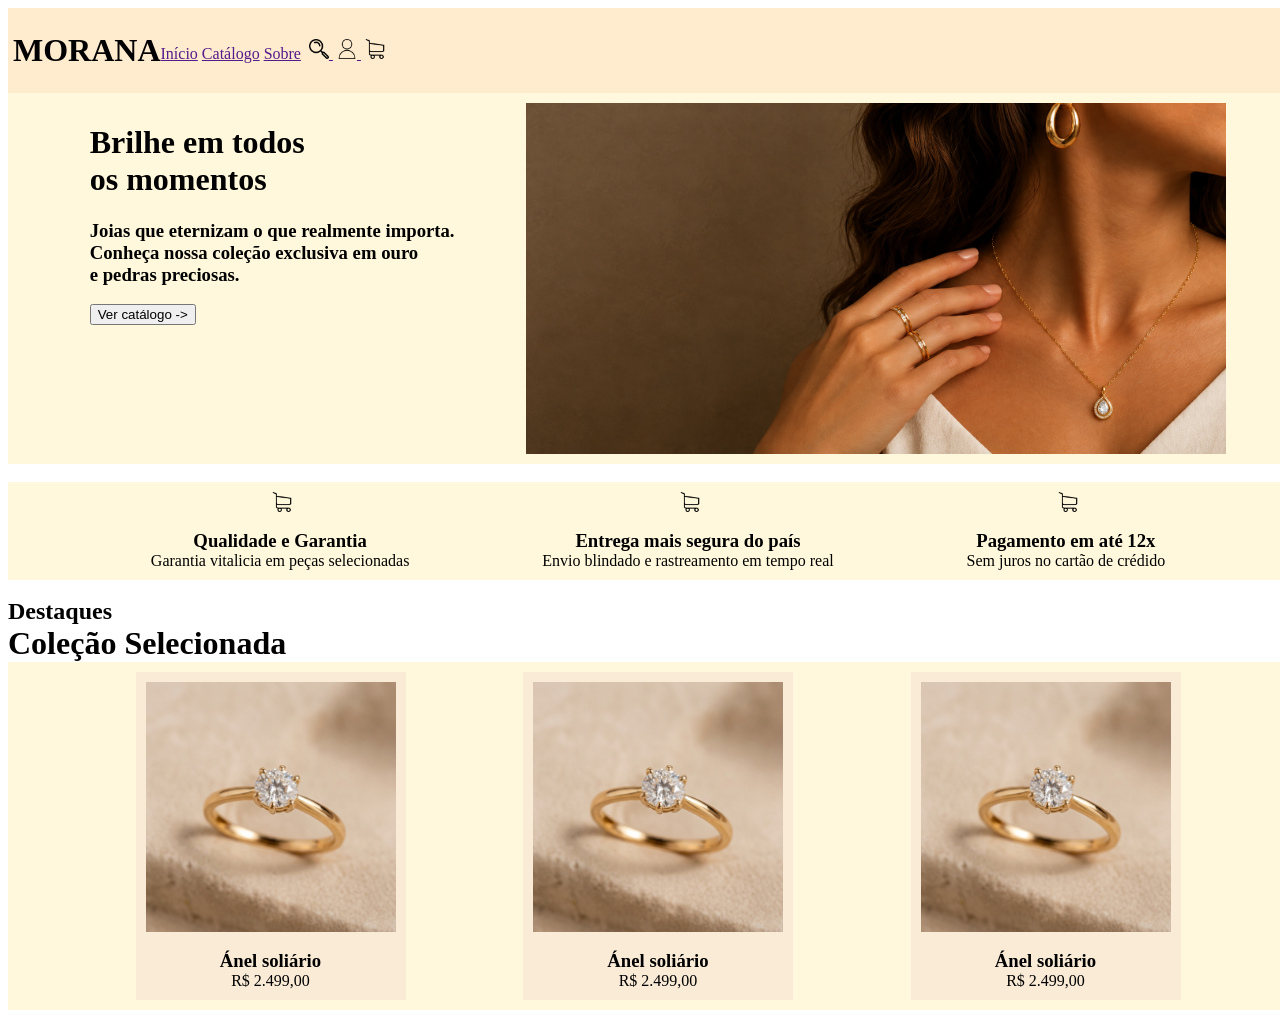
<file: index.html>
<!DOCTYPE html>
<html lang="pt-br">
<head>
    <meta charset="UTF-8">
    <meta name="viewport" content="width=device-width, initial-scale=1.0">
    <title>Morana - Joias e Acessórios</title>

    <link rel="stylesheet" href="style.css">
</head>
<body>
    <header>
        <div class="headermenu">
            <div>
                <h1>MORANA</h1>
            </div>

            <nav>
                <a href="">Início</a>
                <a href="">Catálogo</a>
                <a href="">Sobre</a>
                <a href="">
                    <img src="media/pesq.png" class="icon">
                </a>
                <a href="">
                    <img src="media/user.png" class="icon">
                </a>
                <a href="">
                    <img src="media/carrinho.png" class="icon">
                </a>
            </nav>
        </div>
    </header>

    <main>
        <div class="maindiv">
            <div>
                <h1>Brilhe em todos <br>
                os momentos</h1>
                <h3>Joias que eternizam o que realmente importa. <br>
                Conheça nossa coleção exclusiva em ouro <br>
                e pedras preciosas.</h3>
                <br>
                <button>Ver catálogo -></button>
            </div>
            <img src="media/home_page.png" style="width: 700px;">
        </div>
        <br>
        <div class="maindiv">
            <div style="display: flex; align-items: center; flex-direction: column;">
                <img src="media/carrinho.png" class="icon">
                <br>
                <h3>Qualidade e Garantia</h3>
                <p>Garantia vitalicia em peças selecionadas</p>
            </div>
            <div style="display: flex; align-items: center; flex-direction: column;">
                <img src="media/carrinho.png" class="icon">
                <br>
                <h3>Entrega mais segura do país</h3>
                <p>Envio blindado e rastreamento em tempo real</p>
            </div>
            <div style="display: flex; align-items: center; flex-direction: column;">
                <img src="media/carrinho.png" class="icon">
                <br>
                <h3>Pagamento em até 12x</h3>
                <p>Sem juros no cartão de crédido</p>
            </div>
        </div>
        <br>
        <div>
            <h2 style="margin: 0;">Destaques
                <h1 style="margin: 0;">Coleção Selecionada</h1>
            </h2>
        </div>
        <div class="maindiv">
            <div style="display: flex; align-items: center; flex-direction: column; background-color:antiquewhite; padding: 10px;">
                <img src="media/anel_solitario.jpg" style="height: auto; max-width: 250px;">
                <br>
                <h3>Ánel soliário</h3>
                <p>R$ 2.499,00</p>
            </div>
            <div style="display: flex; align-items: center; flex-direction: column; background-color:antiquewhite; padding: 10px;">
                <img src="media/anel_solitario.jpg" style="height: auto; max-width: 250px;">
                <br>
                <h3>Ánel soliário</h3>
                <p>R$ 2.499,00</p>
            </div>
            <div style="display: flex; align-items: center; flex-direction: column; background-color:antiquewhite; padding: 10px;">
                <img src="media/anel_solitario.jpg" style="height: auto; max-width: 250px;">
                <br>
                <h3>Ánel soliário</h3>
                <p>R$ 2.499,00</p>
            </div>
        </div>

    </main>
</body>
</html>
</file>
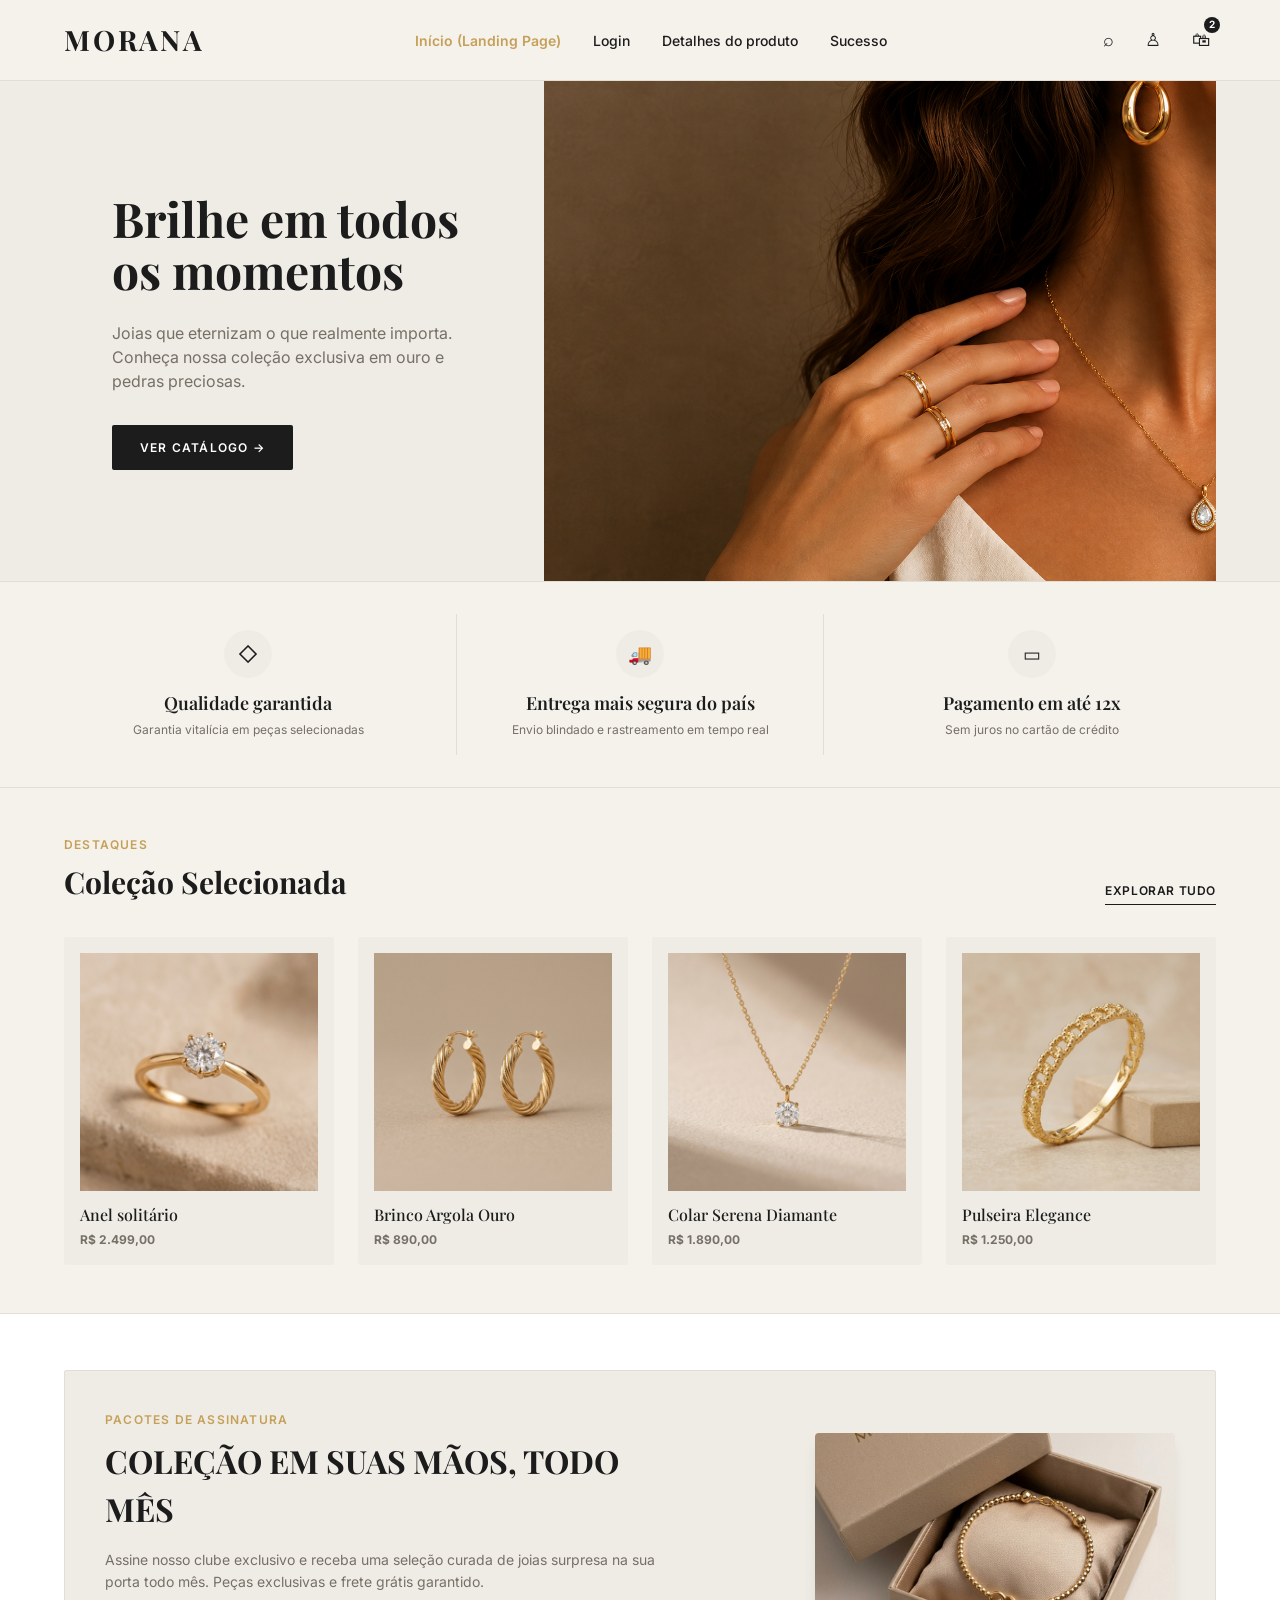
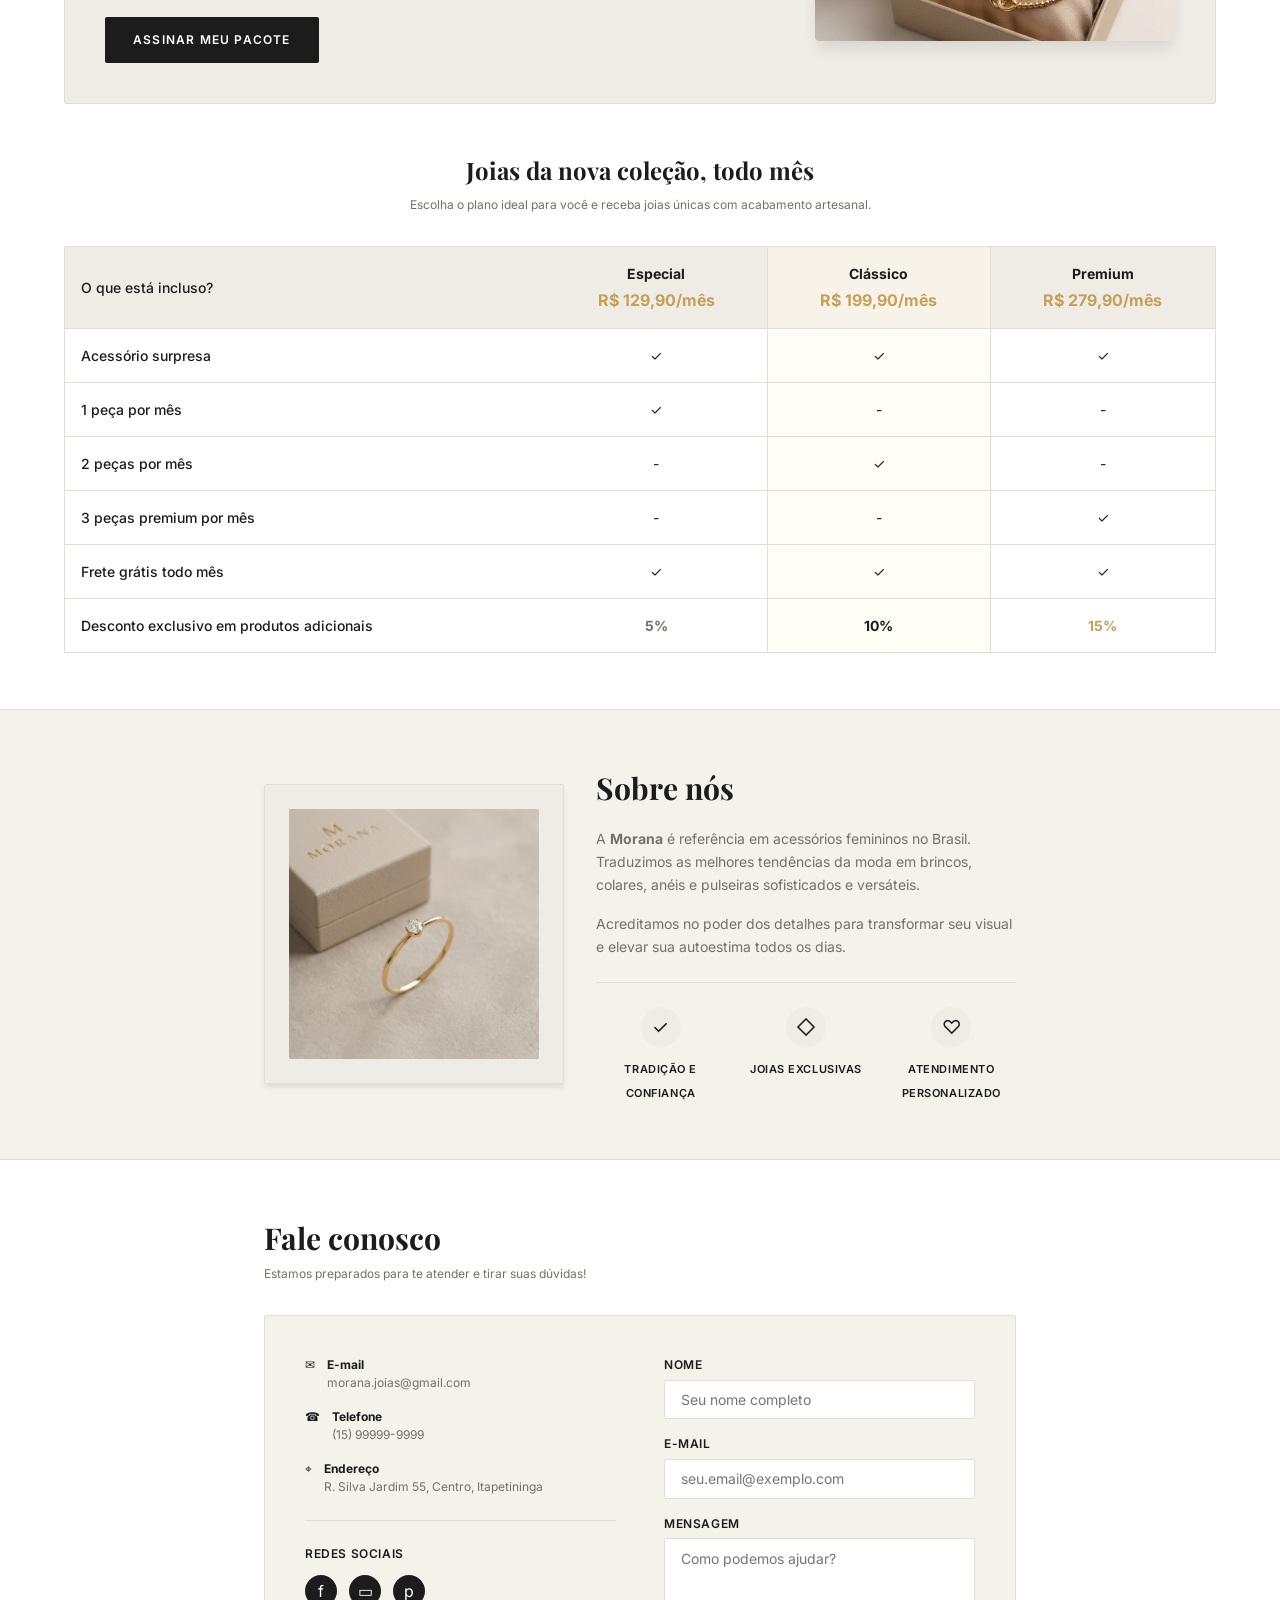
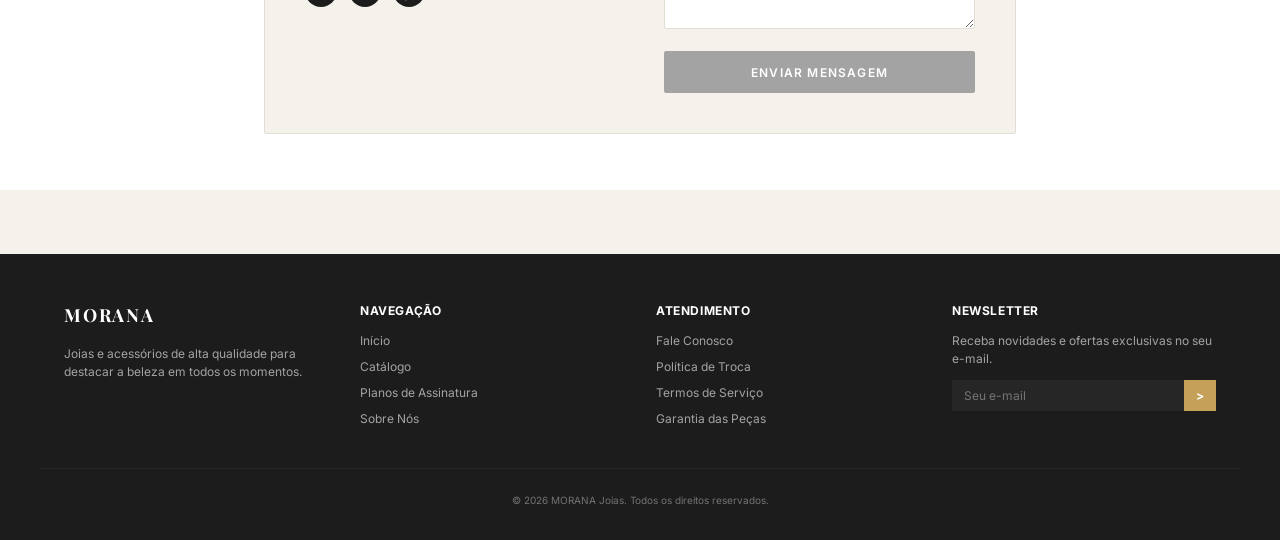
<file: v3.0/index.html>
<!DOCTYPE html>
<html lang="pt-BR">
<head>
  <meta charset="UTF-8">
  <meta name="viewport" content="width=device-width, initial-scale=1.0">
  <title>MORANA - Joias e Acessórios</title>
  <link rel="preconnect" href="https://fonts.googleapis.com">
  <link rel="preconnect" href="https://fonts.gstatic.com" crossorigin>
  <link href="https://fonts.googleapis.com/css2?family=Inter:wght@400;500;600;700&family=Playfair+Display:ital,wght@0,400;0,600;0,700;1,400&display=swap" rel="stylesheet">
  <link rel="stylesheet" href="style.css">
</head>
<body>

  <header class="cabecalho">
    <div class="container cabecalho-conteudo">
      <a href="index.html" class="logo">MORANA</a>

      <nav class="menu-nav">
        <a href="index.html" class="ativo">Início (Landing Page)</a>
        <a href="login.html">Login</a>
        <a href="detalhe.html">Detalhes do produto</a>
        <a href="sucesso.html">Sucesso</a>
      </nav>

      <div class="acoes-cabecalho">
        <a href="catalogo.html" class="acao-icone" title="Buscar / Catálogo">⌕</a>
        <a href="login.html" class="acao-icone" title="Minha Conta">♙</a>
        <a href="carrinho.html" class="acao-icone" title="Carrinho">
          🛍
          <span class="badge-carrinho">2</span>
        </a>
      </div>
    </div>
  </header>

  <main>
    <section id="home">
      <div class="hero">
        <div class="container hero-grade">
          <div class="hero-texto">
            <h1>Brilhe em todos os momentos</h1>
            <p>Joias que eternizam o que realmente importa. Conheça nossa coleção exclusiva em ouro e pedras preciosas.</p>
            <a href="catalogo.html" class="btn btn-escuro">Ver catálogo →</a>
          </div>
          <div class="hero-imagem">
            <img src="media/home_page.png" alt="Joias Morana Modelo">
          </div>
        </div>
      </div>

      <div class="beneficios">
        <div class="container grade-3">
          <div class="beneficio-item">
            <div class="icone-circulo">◇</div>
            <h3>Qualidade garantida</h3>
            <p>Garantia vitalícia em peças selecionadas</p>
          </div>

          <div class="beneficio-item com-divisor">
            <div class="icone-circulo">🚚</div>
            <h3>Entrega mais segura do país</h3>
            <p>Envio blindado e rastreamento em tempo real</p>
          </div>

          <div class="beneficio-item">
            <div class="icone-circulo">▭</div>
            <h3>Pagamento em até 12x</h3>
            <p>Sem juros no cartão de crédito</p>
          </div>
        </div>
      </div>

      <div class="container" style="padding-top: 3rem; padding-bottom: 3rem;">
        <div class="cabecalho-secao">
          <div>
            <span class="subtitulo-tag">Destaques</span>
            <h2 class="titulo-secao">Coleção Selecionada</h2>
          </div>
          <a href="catalogo.html" class="link-explorar">Explorar Tudo</a>
        </div>

        <div class="grade-4">
          <a href="detalhe.html" class="card-produto">
            <div class="card-foto"><img src="media/anel_solitario.jpg" alt="Anel Solitário"></div>
            <h4>Anel solitário</h4>
            <p>R$ 2.499,00</p>
          </a>

          <a href="catalogo.html" class="card-produto">
            <div class="card-foto"><img src="media/brinco_argola.jpg" alt="Brinco Argola"></div>
            <h4>Brinco Argola Ouro</h4>
            <p>R$ 890,00</p>
          </a>

          <a href="catalogo.html" class="card-produto">
            <div class="card-foto"><img src="media/colar_serene.jpg" alt="Colar Serena"></div>
            <h4>Colar Serena Diamante</h4>
            <p>R$ 1.890,00</p>
          </a>

          <a href="catalogo.html" class="card-produto">
            <div class="card-foto"><img src="media/pulseira_elegancia.jpg" alt="Pulseira Elegance"></div>
            <h4>Pulseira Elegance</h4>
            <p>R$ 1.250,00</p>
          </a>
        </div>
      </div>
    </section>

    <section id="assinatura" class="secao secao-branca">
      <div class="container">
        <div class="banner-assinatura">
          <div class="banner-assinatura-texto">
            <span class="subtitulo-tag">Pacotes de Assinatura</span>
            <h2>COLEÇÃO EM SUAS MÃOS, TODO MÊS</h2>
            <p>Assine nosso clube exclusivo e receba uma seleção curada de joias surpresa na sua porta todo mês. Peças exclusivas e frete grátis garantido.</p>
            <a href="login.html" class="btn btn-escuro">Assinar meu pacote</a>
          </div>
          <div class="banner-assinatura-foto">
            <img src="media/caixa_presente.jpg" alt="Caixa Morana Assinatura">
          </div>
        </div>

        <div class="texto-centro" style="margin-bottom: 2rem;">
          <h3 class="fonte-serif" style="font-size: 1.5rem;">Joias da nova coleção, todo mês</h3>
          <p class="texto-suave" style="font-size: 0.75rem; margin-top: 0.5rem;">Escolha o plano ideal para você e receba joias únicas com acabamento artesanal.</p>
        </div>

        <div class="tabela-container">
          <table class="tabela-planos">
            <thead>
              <tr>
                <th>O que está incluso?</th>
                <th>
                  <div>Especial</div>
                  <div class="preco-plano">R$ 129,90/mês</div>
                </th>
                <th class="destaque-col">
                  <div>Clássico</div>
                  <div class="preco-plano">R$ 199,90/mês</div>
                </th>
                <th>
                  <div>Premium</div>
                  <div class="preco-plano">R$ 279,90/mês</div>
                </th>
              </tr>
            </thead>
            <tbody>
              <tr>
                <td>Acessório surpresa</td>
                <td>✓</td>
                <td class="destaque-col">✓</td>
                <td>✓</td>
              </tr>
              <tr>
                <td>1 peça por mês</td>
                <td>✓</td>
                <td class="destaque-col">-</td>
                <td>-</td>
              </tr>
              <tr>
                <td>2 peças por mês</td>
                <td>-</td>
                <td class="destaque-col">✓</td>
                <td>-</td>
              </tr>
              <tr>
                <td>3 peças premium por mês</td>
                <td>-</td>
                <td class="destaque-col">-</td>
                <td>✓</td>
              </tr>
              <tr>
                <td>Frete grátis todo mês</td>
                <td>✓</td>
                <td class="destaque-col">✓</td>
                <td>✓</td>
              </tr>
              <tr>
                <td>Desconto exclusivo em produtos adicionais</td>
                <td class="texto-suave"><strong>5%</strong></td>
                <td class="destaque-col"><strong>10%</strong></td>
                <td class="texto-dourado"><strong>15%</strong></td>
              </tr>
            </tbody>
          </table>
        </div>
      </div>
    </section>

    <section id="sobre" class="secao">
      <div class="container container-estreito grade-sobre">
        <div class="moldura-sobre">
          <img src="media/caixa_morana.jpg" alt="Caixa de Presente Morana">
        </div>

        <div class="sobre-texto">
          <h2 class="titulo-secao">Sobre nós</h2>
          <p>A <strong>Morana</strong> é referência em acessórios femininos no Brasil. Traduzimos as melhores tendências da moda em brincos, colares, anéis e pulseiras sofisticados e versáteis.</p>
          <p>Acreditamos no poder dos detalhes para transformar seu visual e elevar sua autoestima todos os dias.</p>

          <div class="selos-sobre">
            <div>
              <div class="icone-circulo" style="margin: 0 auto 0.5rem; width: 2.5rem; height: 2.5rem;">✓</div>
              <span class="selo-label">Tradição e confiança</span>
            </div>
            <div>
              <div class="icone-circulo" style="margin: 0 auto 0.5rem; width: 2.5rem; height: 2.5rem;">◇</div>
              <span class="selo-label">Joias exclusivas</span>
            </div>
            <div>
              <div class="icone-circulo" style="margin: 0 auto 0.5rem; width: 2.5rem; height: 2.5rem;">♡</div>
              <span class="selo-label">Atendimento personalizado</span>
            </div>
          </div>
        </div>
      </div>
    </section>

    <section id="contato" class="secao secao-branca">
      <div class="container container-estreito">
        <div style="margin-bottom: 2rem;">
          <h2 class="titulo-secao">Fale conosco</h2>
          <p class="texto-suave" style="font-size: 0.75rem; margin-top: 0.25rem;">Estamos preparados para te atender e tirar suas dúvidas!</p>
        </div>

        <div class="caixa-contato">
          <div>
            <div class="contato-item">
              <span>✉</span>
              <div><strong>E-mail</strong><br><span class="texto-suave">morana.joias@gmail.com</span></div>
            </div>
            <div class="contato-item">
              <span>☎</span>
              <div><strong>Telefone</strong><br><span class="texto-suave">(15) 99999-9999</span></div>
            </div>
            <div class="contato-item">
              <span>⌖</span>
              <div><strong>Endereço</strong><br><span class="texto-suave">R. Silva Jardim 55, Centro, Itapetininga</span></div>
            </div>

            <div class="redes-sociais">
              <span class="campo-label">Redes Sociais</span>
              <div class="redes-lista">
                <a href="#" class="rede-btn">f</a>
                <a href="#" class="rede-btn">▭</a>
                <a href="#" class="rede-btn">p</a>
              </div>
            </div>
          </div>

          <form>
            <div class="campo-grupo">
              <label class="campo-label">Nome</label>
              <input type="text" placeholder="Seu nome completo" required class="campo-input">
            </div>
            <div class="campo-grupo">
              <label class="campo-label">E-mail</label>
              <input type="email" placeholder="seu.email@exemplo.com" required class="campo-input">
            </div>
            <div class="campo-grupo">
              <label class="campo-label">Mensagem</label>
              <textarea rows="4" placeholder="Como podemos ajudar?" required class="campo-input"></textarea>
            </div>
            <button type="submit" class="btn btn-largura-total btn-enviar-contato">Enviar mensagem</button>
          </form>
        </div>
      </div>
    </section>
  </main>

  <footer class="rodape">
    <div class="container rodape-grade">
      <div>
        <h4>MORANA</h4>
        <p>Joias e acessórios de alta qualidade para destacar a beleza em todos os momentos.</p>
      </div>
      <div>
        <h5>Navegação</h5>
        <ul>
          <li><a href="index.html#home">Início</a></li>
          <li><a href="catalogo.html">Catálogo</a></li>
          <li><a href="index.html#assinatura">Planos de Assinatura</a></li>
          <li><a href="index.html#sobre">Sobre Nós</a></li>
        </ul>
      </div>
      <div>
        <h5>Atendimento</h5>
        <ul>
          <li><a href="index.html#contato">Fale Conosco</a></li>
          <li><a href="#">Política de Troca</a></li>
          <li><a href="#">Termos de Serviço</a></li>
          <li><a href="#">Garantia das Peças</a></li>
        </ul>
      </div>
      <div>
        <h5>Newsletter</h5>
        <p>Receba novidades e ofertas exclusivas no seu e-mail.</p>
        <div class="newsletter">
          <input type="email" placeholder="Seu e-mail">
          <button>&gt;</button>
        </div>
      </div>
    </div>
    <div class="container rodape-base">
      &copy; 2026 MORANA Joias. Todos os direitos reservados.
    </div>
  </footer>

</body>
</html>
</file>
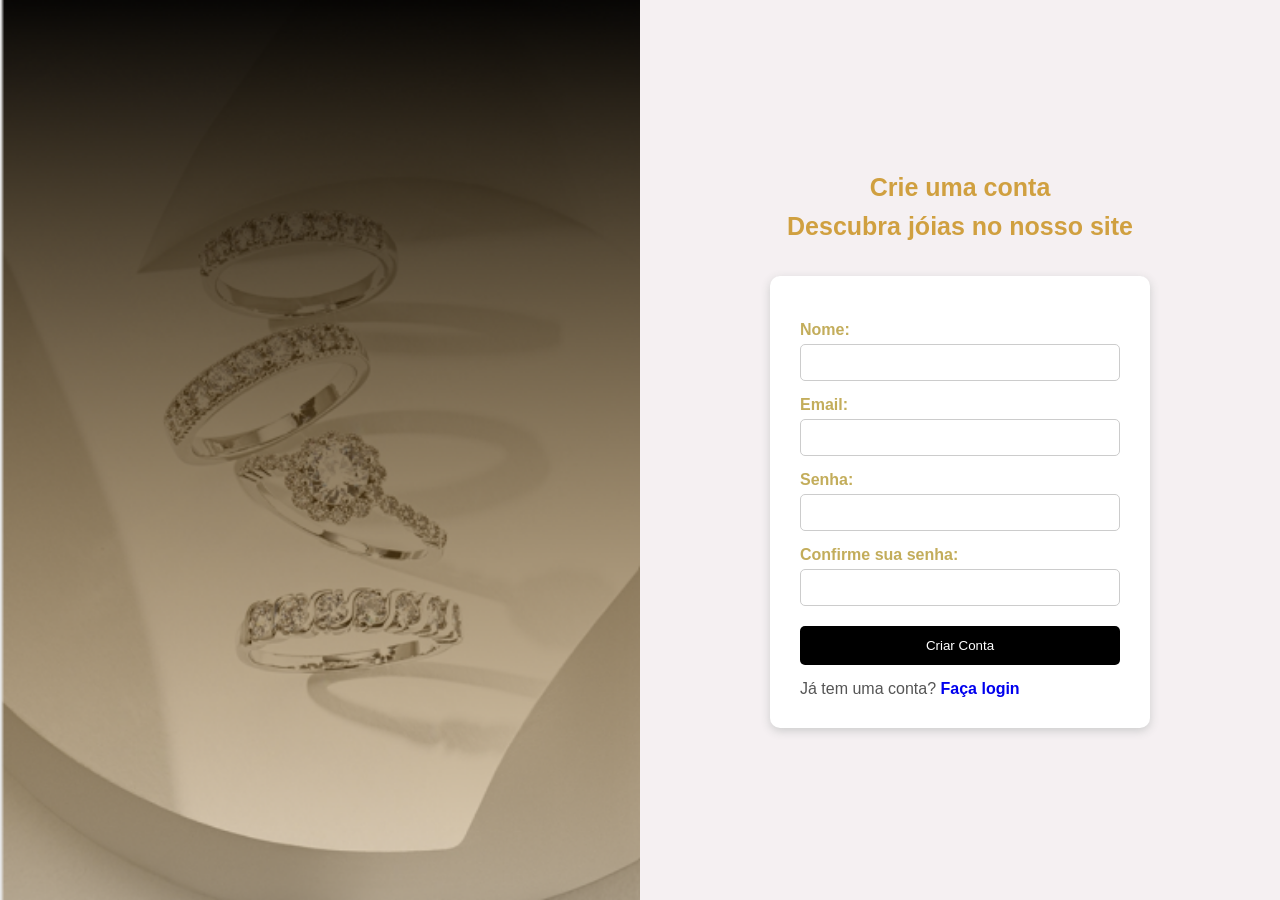
<file: cadastro.html>
<!DOCTYPE html>
<html lang="pt-br">
<head>
    <meta charset="UTF-8">
    <meta name="viewport" content="width=device-width, initial-scale=1.0">
    <title>Cadastro</title>
    <link rel="stylesheet" href="style2.css">
</head>
<body>

    <img src="./media/cadastro.png" alt="Cadastro" class="imagem">

    <div class="conteudo">

        <header>
            <h1>Crie uma conta</h1>
            <h1>Descubra jóias no nosso site</h1>
        </header>

        <main>
            <form action="index.html" method="post">

                <label for="nome">Nome:</label>
                <input type="text" id="nome" name="nome" required>

                <label for="email">Email:</label>
                <input type="email" id="email" name="email" required>

                <label for="Senha">Senha:</label>
                <input type="password" id="Senha" name="Senha" required>

                <label for="confirmar_senha">Confirme sua senha:</label>
                <input type="password" id="confirmar_senha" name="confirmar_senha" required>

                <button type="submit">Criar Conta</button>

                <p>Já tem uma conta? 
                    <a href="login2.html">Faça login</a>
                </p>

            </form>
        </main>

    </div>

</body>
</html>
</file>
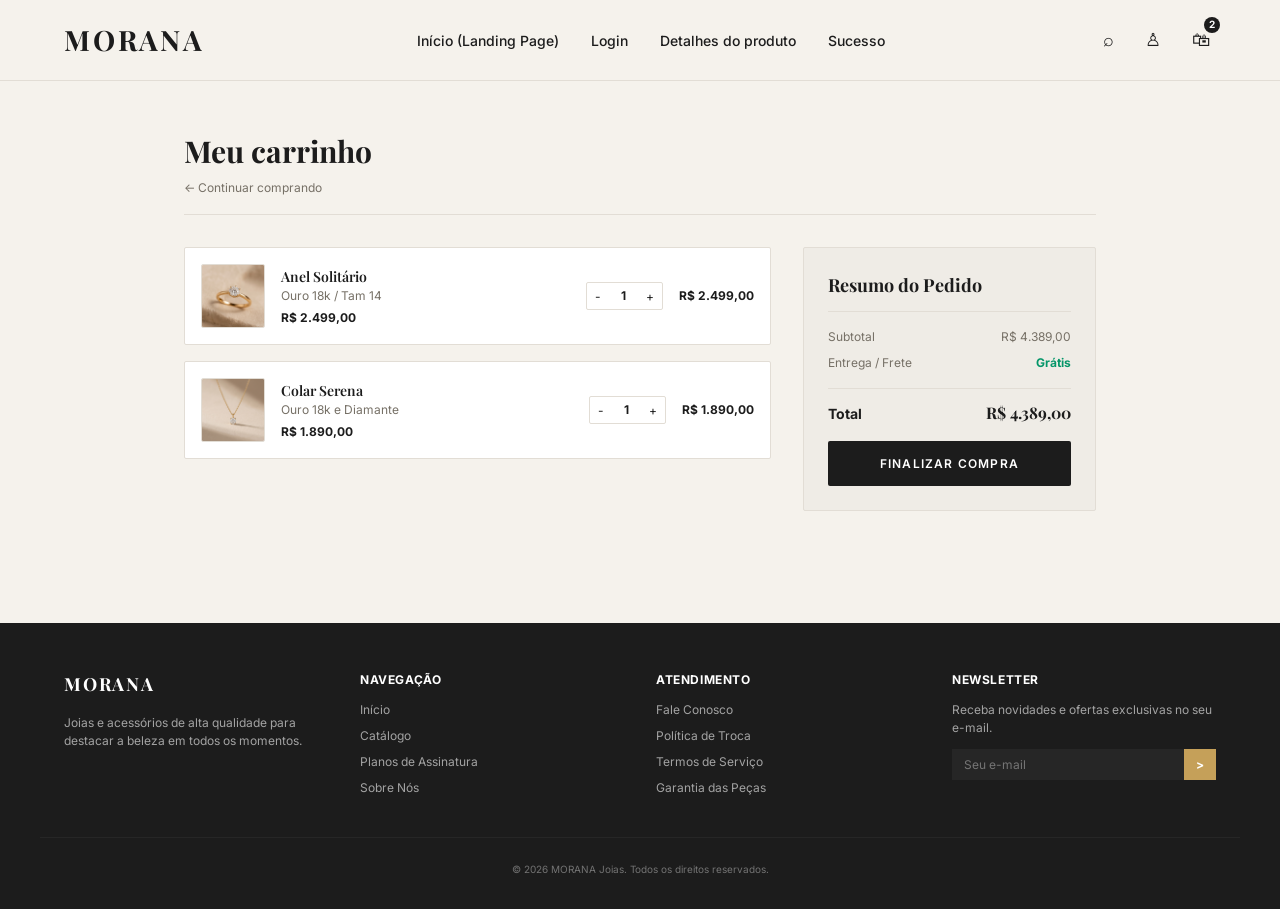
<file: v3.0/carrinho.html>
<!DOCTYPE html>
<html lang="pt-BR">
<head>
  <meta charset="UTF-8">
  <meta name="viewport" content="width=device-width, initial-scale=1.0">
  <title>Meu Carrinho - MORANA</title>
  <link rel="preconnect" href="https://fonts.googleapis.com">
  <link rel="preconnect" href="https://fonts.gstatic.com" crossorigin>
  <link href="https://fonts.googleapis.com/css2?family=Inter:wght@400;500;600;700&family=Playfair+Display:ital,wght@0,400;0,600;0,700;1,400&display=swap" rel="stylesheet">
  <link rel="stylesheet" href="style.css">
</head>
<body>

  <header class="cabecalho">
    <div class="container cabecalho-conteudo">
      <a href="index.html" class="logo">MORANA</a>

      <nav class="menu-nav">
        <a href="index.html">Início (Landing Page)</a>
        <a href="login.html">Login</a>
        <a href="detalhe.html">Detalhes do produto</a>
        <a href="sucesso.html">Sucesso</a>
      </nav>

      <div class="acoes-cabecalho">
        <a href="catalogo.html" class="acao-icone" title="Buscar">⌕</a>
        <a href="login.html" class="acao-icone" title="Minha Conta">♙</a>
        <a href="carrinho.html" class="acao-icone" title="Carrinho">
          🛍
          <span class="badge-carrinho">2</span>
        </a>
      </div>
    </div>
  </header>

  <main style="padding: 3rem 0;">
    <div class="container container-medio">
      <div style="border-bottom: 1px solid var(--border); padding-bottom: 1rem; margin-bottom: 2rem;">
        <h2 class="titulo-secao">Meu carrinho</h2>
        <a href="catalogo.html" class="texto-suave" style="font-size: 0.75rem; display: inline-block; margin-top: 0.25rem;">← Continuar comprando</a>
      </div>

      <div class="carrinho-grade">
        <div>
          <div class="carrinho-item">
            <div class="carrinho-produto">
              <img src="media/anel_solitario.jpg" alt="Anel solitário">
              <div>
                <h4 class="fonte-serif" style="font-size: 0.875rem; font-weight: 600;">Anel Solitário</h4>
                <p class="texto-suave" style="font-size: 0.75rem;">Ouro 18k / Tam 14</p>
                <p style="font-size: 0.75rem; font-weight: 700; margin-top: 0.25rem;">R$ 2.499,00</p>
              </div>
            </div>

            <div style="display: flex; align-items: center; gap: 1rem;">
              <div class="controle-qtd">
                <button>-</button>
                <span>1</span>
                <button>+</button>
              </div>
              <strong style="font-size: 0.75rem;">R$ 2.499,00</strong>
            </div>
          </div>

          <div class="carrinho-item">
            <div class="carrinho-produto">
              <img src="media/colar_serene.jpg" alt="Colar Serena">
              <div>
                <h4 class="fonte-serif" style="font-size: 0.875rem; font-weight: 600;">Colar Serena</h4>
                <p class="texto-suave" style="font-size: 0.75rem;">Ouro 18k e Diamante</p>
                <p style="font-size: 0.75rem; font-weight: 700; margin-top: 0.25rem;">R$ 1.890,00</p>
              </div>
            </div>

            <div style="display: flex; align-items: center; gap: 1rem;">
              <div class="controle-qtd">
                <button>-</button>
                <span>1</span>
                <button>+</button>
              </div>
              <strong style="font-size: 0.75rem;">R$ 1.890,00</strong>
            </div>
          </div>
        </div>

        <div class="resumo-pedido">
          <h3 class="fonte-serif" style="font-size: 1.125rem; border-bottom: 1px solid var(--border); padding-bottom: 0.75rem;">Resumo do Pedido</h3>

          <div style="display: flex; flex-direction: column; gap: 0.5rem;">
            <div class="resumo-linha">
              <span>Subtotal</span>
              <span>R$ 4.389,00</span>
            </div>
            <div class="resumo-linha">
              <span>Entrega / Frete</span>
              <span class="texto-verde"><strong>Grátis</strong></span>
            </div>
          </div>

          <div class="resumo-total">
            <span>Total</span>
            <span class="fonte-serif" style="font-size: 1rem;">R$ 4.389,00</span>
          </div>

          <a href="sucesso.html" class="btn btn-escuro btn-largura-total">Finalizar compra</a>
        </div>
      </div>
    </div>
  </main>

  <footer class="rodape">
    <div class="container rodape-grade">
      <div>
        <h4>MORANA</h4>
        <p>Joias e acessórios de alta qualidade para destacar a beleza em todos os momentos.</p>
      </div>
      <div>
        <h5>Navegação</h5>
        <ul>
          <li><a href="index.html#home">Início</a></li>
          <li><a href="catalogo.html">Catálogo</a></li>
          <li><a href="index.html#assinatura">Planos de Assinatura</a></li>
          <li><a href="index.html#sobre">Sobre Nós</a></li>
        </ul>
      </div>
      <div>
        <h5>Atendimento</h5>
        <ul>
          <li><a href="index.html#contato">Fale Conosco</a></li>
          <li><a href="#">Política de Troca</a></li>
          <li><a href="#">Termos de Serviço</a></li>
          <li><a href="#">Garantia das Peças</a></li>
        </ul>
      </div>
      <div>
        <h5>Newsletter</h5>
        <p>Receba novidades e ofertas exclusivas no seu e-mail.</p>
        <div class="newsletter">
          <input type="email" placeholder="Seu e-mail">
          <button>&gt;</button>
        </div>
      </div>
    </div>
    <div class="container rodape-base">
      &copy; 2026 MORANA Joias. Todos os direitos reservados.
    </div>
  </footer>

</body>
</html>
</file>
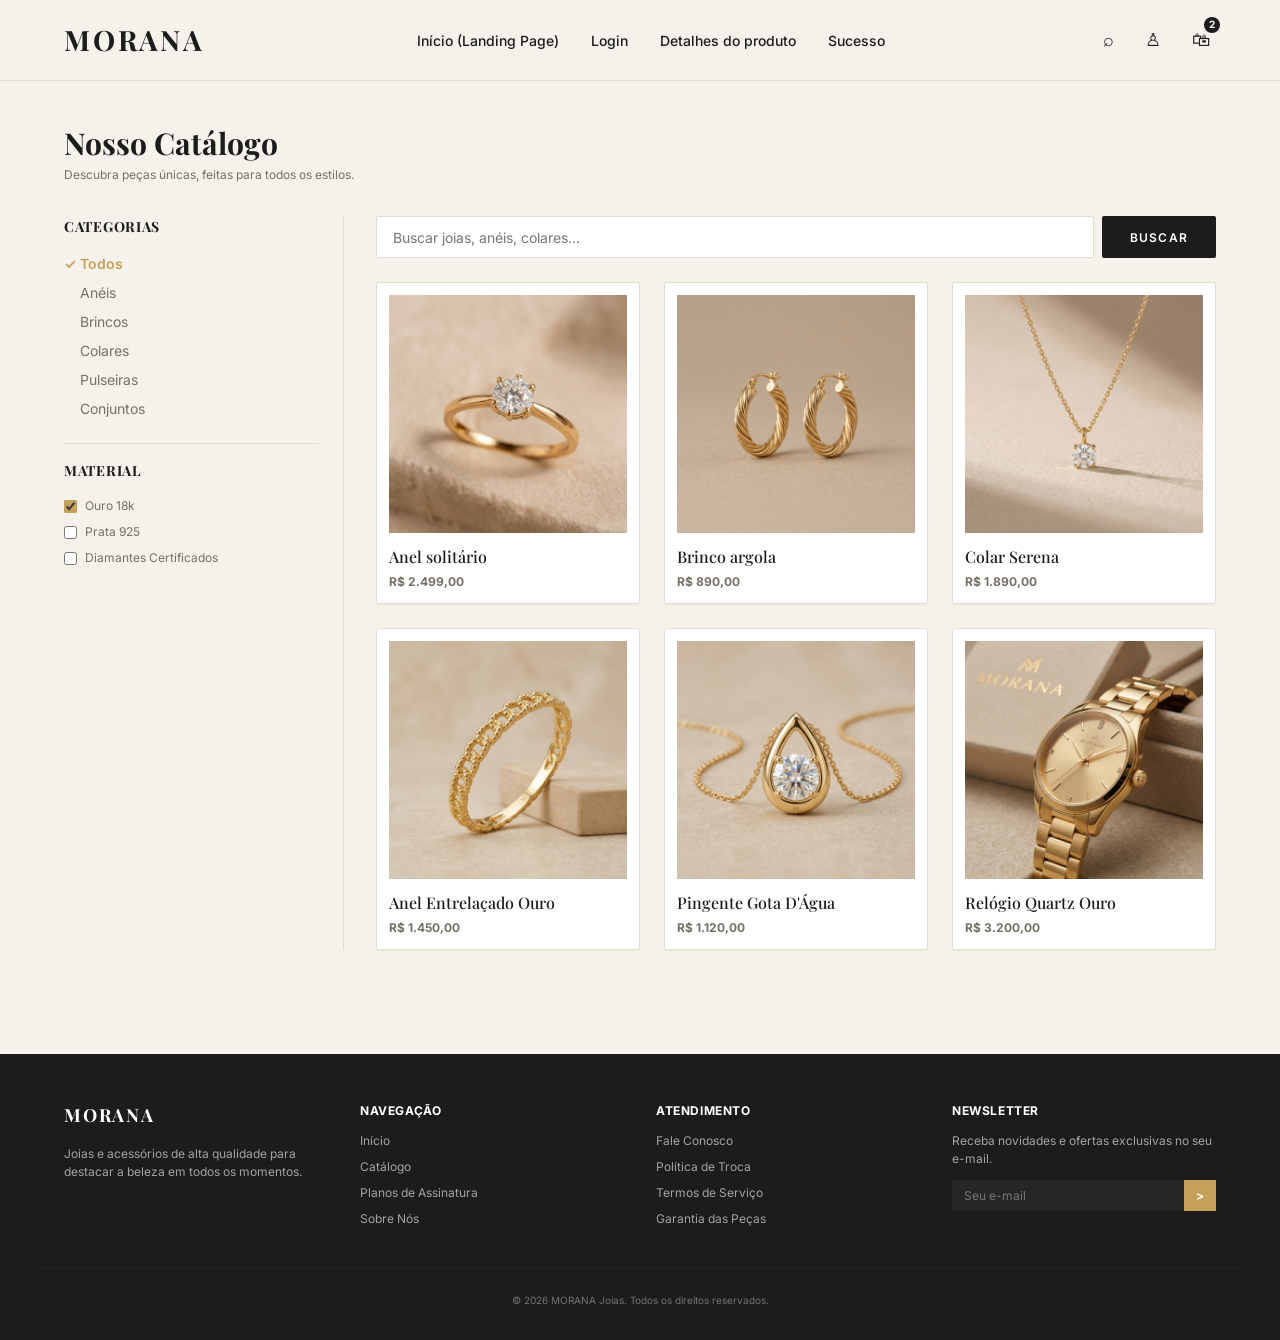
<file: v3.0/catalogo.html>
<!DOCTYPE html>
<html lang="pt-BR">
<head>
  <meta charset="UTF-8">
  <meta name="viewport" content="width=device-width, initial-scale=1.0">
  <title>Nosso Catálogo - MORANA</title>
  <link rel="preconnect" href="https://fonts.googleapis.com">
  <link rel="preconnect" href="https://fonts.gstatic.com" crossorigin>
  <link href="https://fonts.googleapis.com/css2?family=Inter:wght@400;500;600;700&family=Playfair+Display:ital,wght@0,400;0,600;0,700;1,400&display=swap" rel="stylesheet">
  <link rel="stylesheet" href="style.css">
</head>
<body>

  <header class="cabecalho">
    <div class="container cabecalho-conteudo">
      <a href="index.html" class="logo">MORANA</a>

      <nav class="menu-nav">
        <a href="index.html">Início (Landing Page)</a>
        <a href="login.html">Login</a>
        <a href="detalhe.html">Detalhes do produto</a>
        <a href="sucesso.html">Sucesso</a>
      </nav>

      <div class="acoes-cabecalho">
        <a href="catalogo.html" class="acao-icone" title="Buscar">⌕</a>
        <a href="login.html" class="acao-icone" title="Minha Conta">♙</a>
        <a href="carrinho.html" class="acao-icone" title="Carrinho">
          🛍
          <span class="badge-carrinho">2</span>
        </a>
      </div>
    </div>
  </header>

  <main style="padding: 2.5rem 0;">
    <div class="container">
      <div style="margin-bottom: 2rem;">
        <h2 class="titulo-secao">Nosso Catálogo</h2>
        <p class="texto-suave" style="font-size: 0.75rem;">Descubra peças únicas, feitas para todos os estilos.</p>
      </div>

      <div class="catalogo-layout">
        <aside class="filtros-lateral">
          <div class="filtros-bloco">
            <h3 class="filtros-titulo">Categorias</h3>
            <ul class="lista-categorias">
              <li><a href="#" class="ativa">✓ Todos</a></li>
              <li><a href="#">Anéis</a></li>
              <li><a href="#">Brincos</a></li>
              <li><a href="#">Colares</a></li>
              <li><a href="#">Pulseiras</a></li>
              <li><a href="#">Conjuntos</a></li>
            </ul>
          </div>

          <div class="filtros-bloco">
            <h3 class="filtros-titulo">Material</h3>
            <div class="lista-materiais">
              <label><input type="checkbox" checked> Ouro 18k</label>
              <label><input type="checkbox"> Prata 925</label>
              <label><input type="checkbox"> Diamantes Certificados</label>
            </div>
          </div>
        </aside>

        <div>
          <div class="barra-busca">
            <input type="text" placeholder="Buscar joias, anéis, colares..." class="campo-input">
            <button class="btn btn-escuro">Buscar</button>
          </div>

          <div class="grade-3">
            <a href="detalhe.html" class="card-produto card-produto-branco">
              <div class="card-foto"><img src="media/anel_solitario.jpg" alt="Anel solitário"></div>
              <h4>Anel solitário</h4>
              <p>R$ 2.499,00</p>
            </a>

            <a href="detalhe.html" class="card-produto card-produto-branco">
              <div class="card-foto"><img src="media/brinco_argola.jpg" alt="Brinco argola"></div>
              <h4>Brinco argola</h4>
              <p>R$ 890,00</p>
            </a>

            <a href="detalhe.html" class="card-produto card-produto-branco">
              <div class="card-foto"><img src="media/colar_serene.jpg" alt="Colar Serena"></div>
              <h4>Colar Serena</h4>
              <p>R$ 1.890,00</p>
            </a>

            <a href="detalhe.html" class="card-produto card-produto-branco">
              <div class="card-foto"><img src="media/anel_entrelacado.jpg" alt="Anel Entrelaçado Ouro"></div>
              <h4>Anel Entrelaçado Ouro</h4>
              <p>R$ 1.450,00</p>
            </a>

            <a href="detalhe.html" class="card-produto card-produto-branco">
              <div class="card-foto"><img src="media/pingente_gota.jpg" alt="Pingente Gota D'Água"></div>
              <h4>Pingente Gota D'Água</h4>
              <p>R$ 1.120,00</p>
            </a>

            <a href="detalhe.html" class="card-produto card-produto-branco">
              <div class="card-foto"><img src="media/relogio_dourado.jpg" alt="Relógio Quartz Ouro"></div>
              <h4>Relógio Quartz Ouro</h4>
              <p>R$ 3.200,00</p>
            </a>
          </div>
        </div>
      </div>
    </div>
  </main>

  <footer class="rodape">
    <div class="container rodape-grade">
      <div>
        <h4>MORANA</h4>
        <p>Joias e acessórios de alta qualidade para destacar a beleza em todos os momentos.</p>
      </div>
      <div>
        <h5>Navegação</h5>
        <ul>
          <li><a href="index.html#home">Início</a></li>
          <li><a href="catalogo.html">Catálogo</a></li>
          <li><a href="index.html#assinatura">Planos de Assinatura</a></li>
          <li><a href="index.html#sobre">Sobre Nós</a></li>
        </ul>
      </div>
      <div>
        <h5>Atendimento</h5>
        <ul>
          <li><a href="index.html#contato">Fale Conosco</a></li>
          <li><a href="#">Política de Troca</a></li>
          <li><a href="#">Termos de Serviço</a></li>
          <li><a href="#">Garantia das Peças</a></li>
        </ul>
      </div>
      <div>
        <h5>Newsletter</h5>
        <p>Receba novidades e ofertas exclusivas no seu e-mail.</p>
        <div class="newsletter">
          <input type="email" placeholder="Seu e-mail">
          <button>&gt;</button>
        </div>
      </div>
    </div>
    <div class="container rodape-base">
      &copy; 2026 MORANA Joias. Todos os direitos reservados.
    </div>
  </footer>

</body>
</html>
</file>
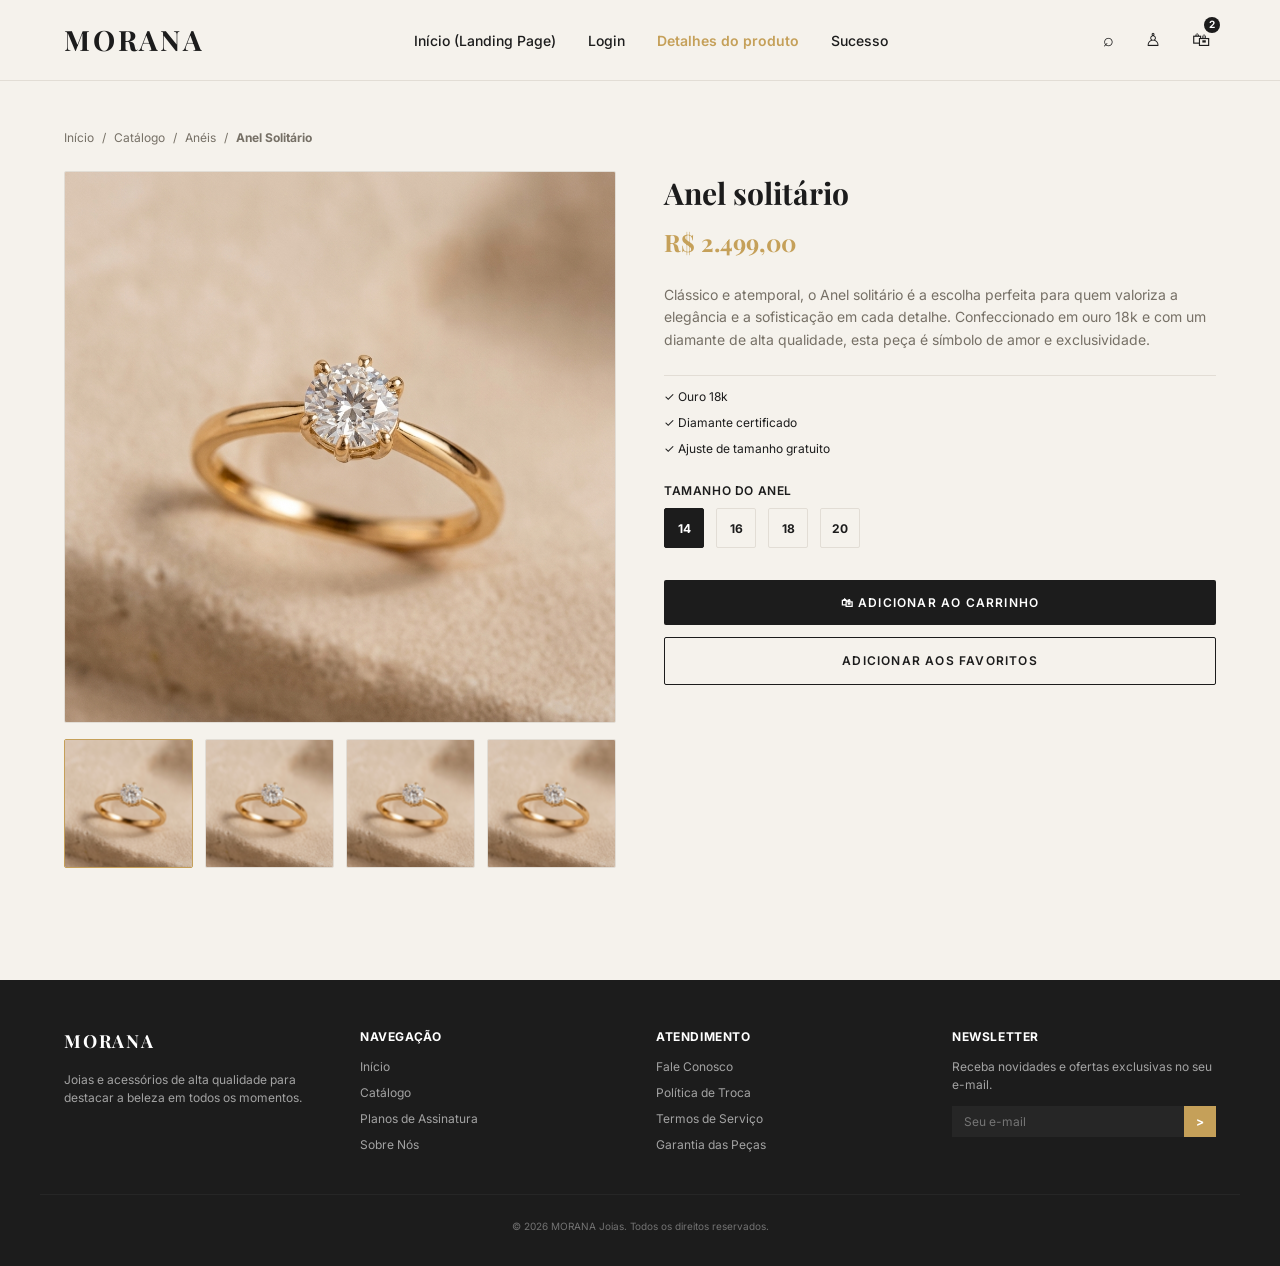
<file: v3.0/detalhe.html>
<!DOCTYPE html>
<html lang="pt-BR">
<head>
  <meta charset="UTF-8">
  <meta name="viewport" content="width=device-width, initial-scale=1.0">
  <title>Anel Solitário - MORANA</title>
  <link rel="preconnect" href="https://fonts.googleapis.com">
  <link rel="preconnect" href="https://fonts.gstatic.com" crossorigin>
  <link href="https://fonts.googleapis.com/css2?family=Inter:wght@400;500;600;700&family=Playfair+Display:ital,wght@0,400;0,600;0,700;1,400&display=swap" rel="stylesheet">
  <link rel="stylesheet" href="style.css">
</head>
<body>

  <header class="cabecalho">
    <div class="container cabecalho-conteudo">
      <a href="index.html" class="logo">MORANA</a>

      <nav class="menu-nav">
        <a href="index.html">Início (Landing Page)</a>
        <a href="login.html">Login</a>
        <a href="detalhe.html" class="ativo">Detalhes do produto</a>
        <a href="sucesso.html">Sucesso</a>
      </nav>

      <div class="acoes-cabecalho">
        <a href="catalogo.html" class="acao-icone" title="Buscar">⌕</a>
        <a href="login.html" class="acao-icone" title="Minha Conta">♙</a>
        <a href="carrinho.html" class="acao-icone" title="Carrinho">
          🛍
          <span class="badge-carrinho">2</span>
        </a>
      </div>
    </div>
  </header>

  <main style="padding: 3rem 0;">
    <div class="container">
      <div class="migalhas">
        <a href="index.html">Início</a>
        <span>/</span>
        <a href="catalogo.html">Catálogo</a>
        <span>/</span>
        <a href="catalogo.html">Anéis</a>
        <span>/</span>
        <strong>Anel Solitário</strong>
      </div>

      <div class="produto-detalhe">
        <div>
          <div class="card-foto" style="border: 1px solid var(--border); border-radius: 2px; margin-bottom: 0;">
            <img src="media/anel_solitario.jpg" alt="Anel Solitário Ouro">
          </div>

          <div class="miniaturas">
            <div class="miniatura ativa"><img src="media/anel_solitario.jpg" alt="Miniatura 1"></div>
            <div class="miniatura"><img src="media/anel_solitario.jpg" alt="Miniatura 2"></div>
            <div class="miniatura"><img src="media/anel_solitario.jpg" alt="Miniatura 3"></div>
            <div class="miniatura"><img src="media/anel_solitario.jpg" alt="Miniatura 4"></div>
          </div>
        </div>

        <div class="produto-info">
          <div>
            <h1 class="titulo-secao">Anel solitário</h1>
            <p class="produto-preco">R$ 2.499,00</p>
          </div>

          <p class="texto-suave" style="font-size: 0.875rem; line-height: 1.6;">
            Clássico e atemporal, o Anel solitário é a escolha perfeita para quem valoriza a elegância e a sofisticação em cada detalhe. Confeccionado em ouro 18k e com um diamante de alta qualidade, esta peça é símbolo de amor e exclusividade.
          </p>

          <div class="produto-vantagens">
            <div>✓ Ouro 18k</div>
            <div>✓ Diamante certificado</div>
            <div>✓ Ajuste de tamanho gratuito</div>
          </div>

          <div>
            <label class="campo-label" style="margin-bottom: 0.5rem;">Tamanho do Anel</label>
            <div class="tamanhos-lista">
              <button class="btn-tamanho selecionado">14</button>
              <button class="btn-tamanho">16</button>
              <button class="btn-tamanho">18</button>
              <button class="btn-tamanho">20</button>
            </div>
          </div>

          <div style="display: flex; flex-direction: column; gap: 0.75rem; padding-top: 0.5rem;">
            <a href="carrinho.html" class="btn btn-escuro btn-largura-total">🛍 Adicionar ao carrinho</a>
            <a href="carrinho.html" class="btn btn-contorno btn-largura-total">Adicionar aos favoritos</a>
          </div>
        </div>
      </div>
    </div>
  </main>

  <footer class="rodape">
    <div class="container rodape-grade">
      <div>
        <h4>MORANA</h4>
        <p>Joias e acessórios de alta qualidade para destacar a beleza em todos os momentos.</p>
      </div>
      <div>
        <h5>Navegação</h5>
        <ul>
          <li><a href="index.html#home">Início</a></li>
          <li><a href="catalogo.html">Catálogo</a></li>
          <li><a href="index.html#assinatura">Planos de Assinatura</a></li>
          <li><a href="index.html#sobre">Sobre Nós</a></li>
        </ul>
      </div>
      <div>
        <h5>Atendimento</h5>
        <ul>
          <li><a href="index.html#contato">Fale Conosco</a></li>
          <li><a href="#">Política de Troca</a></li>
          <li><a href="#">Termos de Serviço</a></li>
          <li><a href="#">Garantia das Peças</a></li>
        </ul>
      </div>
      <div>
        <h5>Newsletter</h5>
        <p>Receba novidades e ofertas exclusivas no seu e-mail.</p>
        <div class="newsletter">
          <input type="email" placeholder="Seu e-mail">
          <button>&gt;</button>
        </div>
      </div>
    </div>
    <div class="container rodape-base">
      &copy; 2026 MORANA Joias. Todos os direitos reservados.
    </div>
  </footer>

</body>
</html>
</file>
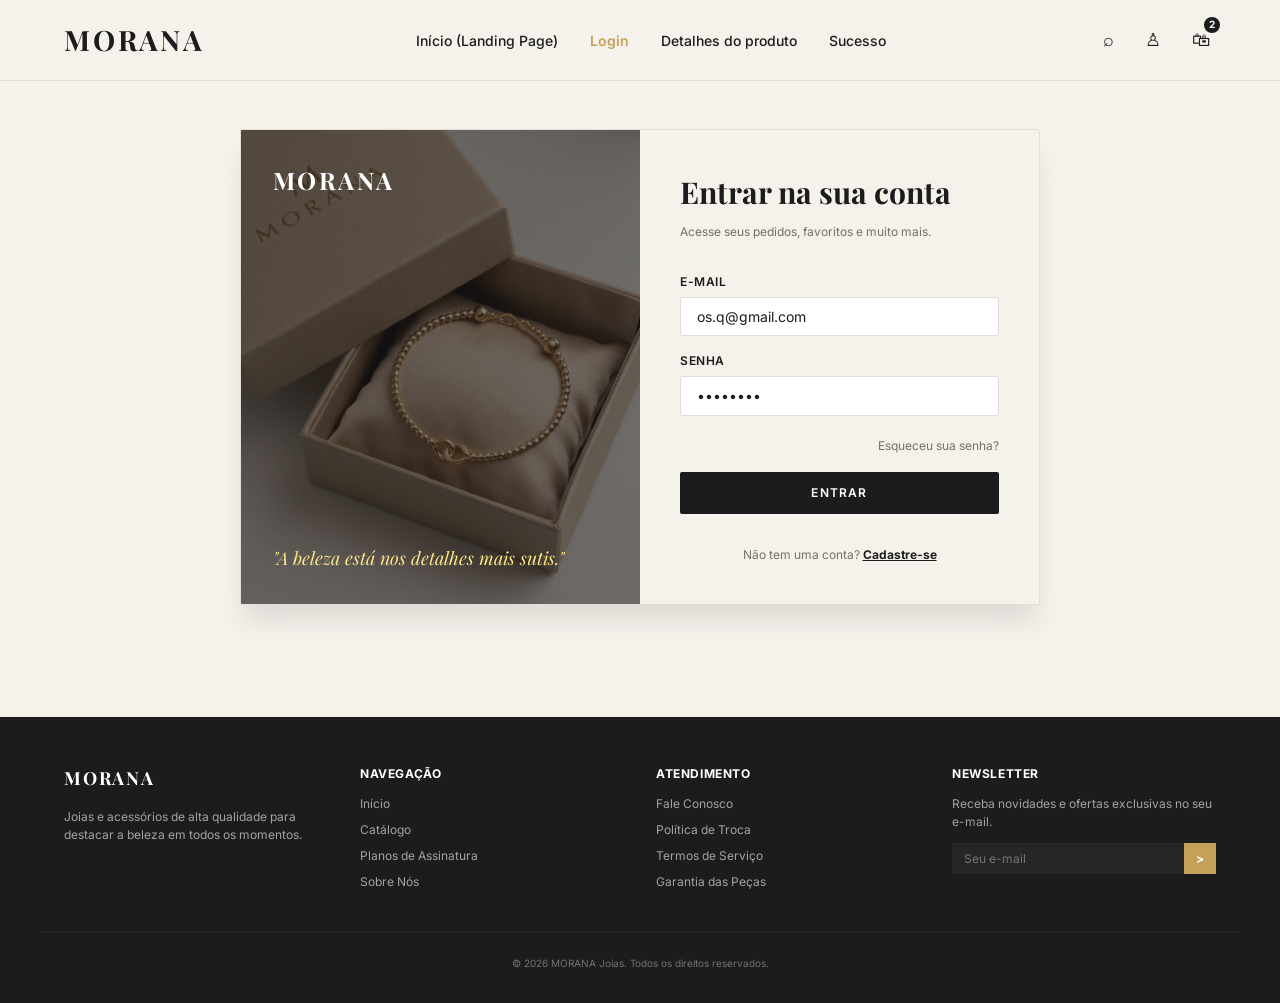
<file: v3.0/login.html>
<!DOCTYPE html>
<html lang="pt-BR">
<head>
  <meta charset="UTF-8">
  <meta name="viewport" content="width=device-width, initial-scale=1.0">
  <title>Login - MORANA</title>
  <link rel="preconnect" href="https://fonts.googleapis.com">
  <link rel="preconnect" href="https://fonts.gstatic.com" crossorigin>
  <link href="https://fonts.googleapis.com/css2?family=Inter:wght@400;500;600;700&family=Playfair+Display:ital,wght@0,400;0,600;0,700;1,400&display=swap" rel="stylesheet">
  <link rel="stylesheet" href="style.css">
</head>
<body>

  <header class="cabecalho">
    <div class="container cabecalho-conteudo">
      <a href="index.html" class="logo">MORANA</a>

      <nav class="menu-nav">
        <a href="index.html">Início (Landing Page)</a>
        <a href="login.html" class="ativo">Login</a>
        <a href="detalhe.html">Detalhes do produto</a>
        <a href="sucesso.html">Sucesso</a>
      </nav>

      <div class="acoes-cabecalho">
        <a href="catalogo.html" class="acao-icone" title="Buscar">⌕</a>
        <a href="login.html" class="acao-icone" title="Minha Conta">♙</a>
        <a href="carrinho.html" class="acao-icone" title="Carrinho">
          🛍
          <span class="badge-carrinho">2</span>
        </a>
      </div>
    </div>
  </header>

  <main class="pagina-centralizada">
    <div class="card-login">
      <div class="login-lateral">
        <img src="media/caixa_presente.jpg" alt="Joias luxo">
        <div>
          <h3 class="fonte-serif" style="font-size: 1.5rem; letter-spacing: 0.1em;">MORANA</h3>
        </div>
        <div>
          <p class="fonte-serif" style="font-style: italic; font-size: 1.125rem; color: #fde68a;">"A beleza está nos detalhes mais sutis."</p>
        </div>
      </div>

      <div class="login-formulario">
        <h2 class="titulo-secao" style="margin-bottom: 0.5rem;">Entrar na sua conta</h2>
        <p class="texto-suave" style="font-size: 0.75rem; margin-bottom: 2rem;">Acesse seus pedidos, favoritos e muito mais.</p>

        <form action="index.html">
          <div class="campo-grupo">
            <label class="campo-label">E-mail</label>
            <input type="email" value="os.q@gmail.com" required class="campo-input">
          </div>

          <div class="campo-grupo">
            <label class="campo-label">Senha</label>
            <input type="password" value="12345678" required class="campo-input">
          </div>

          <div style="text-align: right; margin-bottom: 1rem;">
            <a href="#" class="texto-suave" style="font-size: 0.75rem;">Esqueceu sua senha?</a>
          </div>

          <button type="submit" class="btn btn-escuro btn-largura-total">Entrar</button>
        </form>

        <div class="texto-centro texto-suave" style="font-size: 0.75rem; margin-top: 2rem;">
          Não tem uma conta? <a href="#" style="color: var(--dark); font-weight: 700; text-decoration: underline;">Cadastre-se</a>
        </div>
      </div>
    </div>
  </main>

  <footer class="rodape">
    <div class="container rodape-grade">
      <div>
        <h4>MORANA</h4>
        <p>Joias e acessórios de alta qualidade para destacar a beleza em todos os momentos.</p>
      </div>
      <div>
        <h5>Navegação</h5>
        <ul>
          <li><a href="index.html#home">Início</a></li>
          <li><a href="catalogo.html">Catálogo</a></li>
          <li><a href="index.html#assinatura">Planos de Assinatura</a></li>
          <li><a href="index.html#sobre">Sobre Nós</a></li>
        </ul>
      </div>
      <div>
        <h5>Atendimento</h5>
        <ul>
          <li><a href="index.html#contato">Fale Conosco</a></li>
          <li><a href="#">Política de Troca</a></li>
          <li><a href="#">Termos de Serviço</a></li>
          <li><a href="#">Garantia das Peças</a></li>
        </ul>
      </div>
      <div>
        <h5>Newsletter</h5>
        <p>Receba novidades e ofertas exclusivas no seu e-mail.</p>
        <div class="newsletter">
          <input type="email" placeholder="Seu e-mail">
          <button>&gt;</button>
        </div>
      </div>
    </div>
    <div class="container rodape-base">
      &copy; 2026 MORANA Joias. Todos os direitos reservados.
    </div>
  </footer>

</body>
</html>
</file>
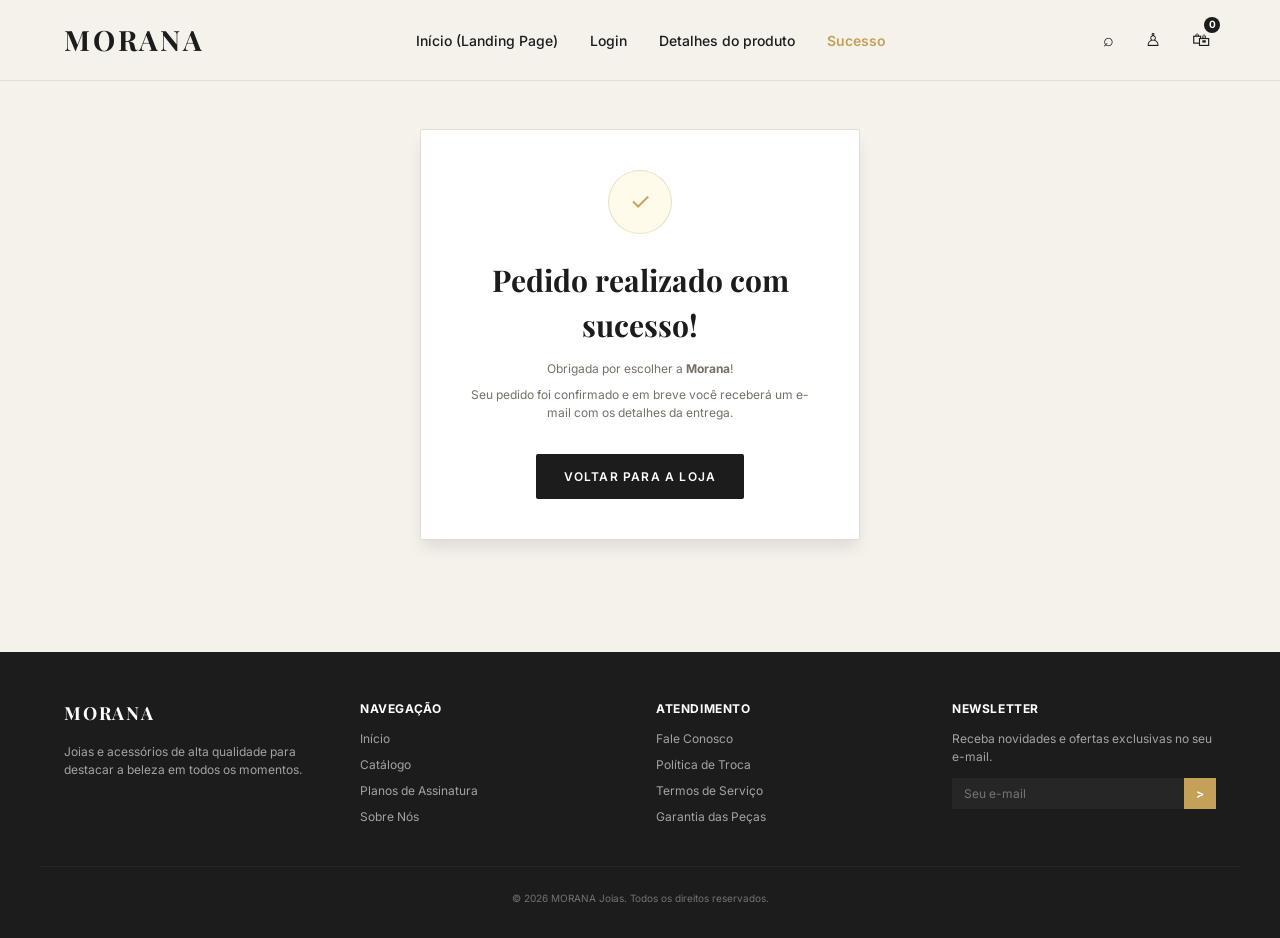
<file: v3.0/sucesso.html>
<!DOCTYPE html>
<html lang="pt-BR">
<head>
  <meta charset="UTF-8">
  <meta name="viewport" content="width=device-width, initial-scale=1.0">
  <title>Pedido Confirmado - MORANA</title>
  <link rel="preconnect" href="https://fonts.googleapis.com">
  <link rel="preconnect" href="https://fonts.gstatic.com" crossorigin>
  <link href="https://fonts.googleapis.com/css2?family=Inter:wght@400;500;600;700&family=Playfair+Display:ital,wght@0,400;0,600;0,700;1,400&display=swap" rel="stylesheet">
  <link rel="stylesheet" href="style.css">
</head>
<body>

  <header class="cabecalho">
    <div class="container cabecalho-conteudo">
      <a href="index.html" class="logo">MORANA</a>

      <nav class="menu-nav">
        <a href="index.html">Início (Landing Page)</a>
        <a href="login.html">Login</a>
        <a href="detalhe.html">Detalhes do produto</a>
        <a href="sucesso.html" class="ativo">Sucesso</a>
      </nav>

      <div class="acoes-cabecalho">
        <a href="catalogo.html" class="acao-icone" title="Buscar">⌕</a>
        <a href="login.html" class="acao-icone" title="Minha Conta">♙</a>
        <a href="carrinho.html" class="acao-icone" title="Carrinho">
          🛍
          <span class="badge-carrinho">0</span>
        </a>
      </div>
    </div>
  </header>

  <main class="pagina-centralizada">
    <div class="card-sucesso">
      <div class="icone-sucesso">✓</div>

      <h2 class="titulo-secao" style="margin-bottom: 0.75rem;">Pedido realizado com sucesso!</h2>

      <p class="texto-suave" style="font-size: 0.75rem; margin-bottom: 0.5rem;">
        Obrigada por escolher a <strong>Morana</strong>!
      </p>

      <p class="texto-suave" style="font-size: 0.75rem; margin-bottom: 2rem;">
        Seu pedido foi confirmado e em breve você receberá um e-mail com os detalhes da entrega.
      </p>

      <a href="index.html" class="btn btn-escuro">Voltar para a loja</a>
    </div>
  </main>

  <footer class="rodape">
    <div class="container rodape-grade">
      <div>
        <h4>MORANA</h4>
        <p>Joias e acessórios de alta qualidade para destacar a beleza em todos os momentos.</p>
      </div>
      <div>
        <h5>Navegação</h5>
        <ul>
          <li><a href="index.html#home">Início</a></li>
          <li><a href="catalogo.html">Catálogo</a></li>
          <li><a href="index.html#assinatura">Planos de Assinatura</a></li>
          <li><a href="index.html#sobre">Sobre Nós</a></li>
        </ul>
      </div>
      <div>
        <h5>Atendimento</h5>
        <ul>
          <li><a href="index.html#contato">Fale Conosco</a></li>
          <li><a href="#">Política de Troca</a></li>
          <li><a href="#">Termos de Serviço</a></li>
          <li><a href="#">Garantia das Peças</a></li>
        </ul>
      </div>
      <div>
        <h5>Newsletter</h5>
        <p>Receba novidades e ofertas exclusivas no seu e-mail.</p>
        <div class="newsletter">
          <input type="email" placeholder="Seu e-mail">
          <button>&gt;</button>
        </div>
      </div>
    </div>
    <div class="container rodape-base">
      &copy; 2026 MORANA Joias. Todos os direitos reservados.
    </div>
  </footer>

</body>
</html>
</file>
<file: style.css>
.headermenu {
    display: flex;
    flex-direction: row;
    position: fixed 0;
    width: 100vw;
    background-color: blanchedalmond;
    padding: 5px;
    height: 75px;
    align-items: center;
}

.maindiv {
    width: 100vw; 
    background-color: cornsilk; 
    display: flex; flex-direction: row; 
    justify-content: space-evenly;
    padding: 10px;

    h3, p {
        margin: 0;
    }
}

.icon {
    height: 20px; 
    width: 20px; 
    margin-left: 4px;
}
</file>
<file: v3.0/style.css>
:root {
  --bg: #F5F2EC;
  --card: #EFECE6;
  --accent: #C5A059;
  --accent-hover: #d97706;
  --dark: #1C1C1C;
  --muted: #767066;
  --border: #E2DDD5;
  --white: #ffffff;
}

* {
  box-sizing: border-box;
  margin: 0;
  padding: 0;
}

html {
  font-family: "Inter", sans-serif;
  line-height: 1.5;
  scroll-behavior: smooth;
}

body {
  background-color: var(--bg);
  color: var(--dark);
  min-height: 100vh;
  display: flex;
  flex-direction: column;
}

::selection {
  background-color: var(--accent);
  color: var(--white);
}

a {
  color: inherit;
  text-decoration: none;
  transition: color 0.2s, opacity 0.2s, border-color 0.2s;
}

button, input, textarea {
  font-family: inherit;
  font-size: inherit;
  color: inherit;
}

button {
  background: none;
  border: none;
  cursor: pointer;
}

img {
  display: block;
  max-width: 100%;
  height: auto;
}

ul { list-style: none; }

main { flex-grow: 1; }

/* Tipografia & Utilitários */
.fonte-serif { font-family: "Playfair Display", serif; }
.texto-dourado { color: var(--accent); }
.texto-suave { color: var(--muted); }
.texto-verde { color: #059669; }
.texto-centro { text-align: center; }

.container {
  max-width: 1200px;
  margin: 0 auto;
  padding: 0 1.5rem;
}

.container-medio { max-width: 960px; }
.container-estreito { max-width: 800px; }

.secao {
  padding: 3.5rem 0;
  border-top: 1px solid var(--border);
  scroll-margin-top: 6rem;
}

.secao-branca { background-color: var(--white); }

.subtitulo-tag {
  display: block;
  font-size: 0.75rem;
  font-weight: 600;
  text-transform: uppercase;
  letter-spacing: 0.1em;
  color: var(--accent);
  margin-bottom: 0.35rem;
}

.titulo-secao {
  font-family: "Playfair Display", serif;
  font-size: 1.875rem;
  color: var(--dark);
}

/* Botões */
.btn {
  display: inline-flex;
  align-items: center;
  justify-content: center;
  gap: 0.5rem;
  padding: 0.85rem 1.75rem;
  font-size: 0.75rem;
  font-weight: 600;
  text-transform: uppercase;
  letter-spacing: 0.1em;
  border-radius: 2px;
  transition: background-color 0.25s, color 0.25s, border-color 0.25s;
}

.btn-escuro {
  background-color: var(--dark);
  color: var(--white);
}

.btn-escuro:hover {
  background-color: var(--accent);
}

.btn-contorno {
  border: 1px solid var(--dark);
  color: var(--dark);
}

.btn-contorno:hover {
  background-color: var(--card);
}

.btn-largura-total { width: 100%; }

/* Cabeçalho */
.cabecalho {
  position: sticky;
  top: 0;
  z-index: 40;
  background-color: var(--bg);
  border-bottom: 1px solid var(--border);
}

.cabecalho-conteudo {
  height: 5rem;
  display: flex;
  align-items: center;
  justify-content: space-between;
}

.logo {
  font-family: "Playfair Display", serif;
  font-size: 1.75rem;
  font-weight: 700;
  letter-spacing: 0.1em;
}

.logo:hover { opacity: 0.8; }

.menu-nav {
  display: flex;
  gap: 2rem;
  font-size: 0.875rem;
  font-weight: 500;
}

.menu-nav a:hover,
.menu-nav a.ativo {
  color: var(--accent);
}

.menu-nav a.ativo { font-weight: 600; }

.acoes-cabecalho {
  display: flex;
  align-items: center;
  gap: 1.25rem;
}

.acao-icone {
  position: relative;
  padding: 0.35rem;
  font-size: 1.15rem;
}

.acao-icone:hover { color: var(--accent); }

.badge-carrinho {
  position: absolute;
  top: -0.25rem;
  right: -0.25rem;
  width: 1rem;
  height: 1rem;
  border-radius: 9999px;
  background-color: var(--dark);
  color: var(--white);
  font-size: 10px;
  font-weight: 700;
  display: flex;
  align-items: center;
  justify-content: center;
}

/* Hero (Página Inicial) */
.hero {
  background-color: var(--card);
  overflow: hidden;
}

.hero-grade {
  display: grid;
  grid-template-columns: 5fr 7fr;
  align-items: center;
  min-height: 500px;
}

.hero-texto { padding: 3rem; }

.hero-texto h1 {
  font-family: "Playfair Display", serif;
  font-size: 3rem;
  line-height: 1.1;
  margin-bottom: 1.5rem;
}

.hero-texto p {
  color: var(--muted);
  max-width: 440px;
  margin-bottom: 2rem;
}

.hero-imagem {
  height: 100%;
  min-height: 350px;
}

.hero-imagem img {
  width: 100%;
  height: 100%;
  object-fit: cover;
}

/* Benefícios */
.beneficios {
  border-top: 1px solid var(--border);
  border-bottom: 1px solid var(--border);
  padding: 2rem 0;
}

.grade-3 {
  display: grid;
  grid-template-columns: repeat(3, 1fr);
  gap: 1.5rem;
}

.beneficio-item {
  display: flex;
  flex-direction: column;
  align-items: center;
  text-align: center;
  padding: 1rem;
}

.beneficio-item.com-divisor {
  border-left: 1px solid var(--border);
  border-right: 1px solid var(--border);
}

.icone-circulo {
  width: 3rem;
  height: 3rem;
  border-radius: 9999px;
  background-color: var(--card);
  display: flex;
  align-items: center;
  justify-content: center;
  margin-bottom: 0.75rem;
  font-size: 1.2rem;
}

.beneficio-item h3 {
  font-family: "Playfair Display", serif;
  font-size: 1.125rem;
  font-weight: 600;
}

.beneficio-item p {
  font-size: 0.75rem;
  color: var(--muted);
  margin-top: 0.25rem;
}

/* Grade e Cards de Produtos */
.cabecalho-secao {
  display: flex;
  justify-content: space-between;
  align-items: flex-end;
  margin-bottom: 2rem;
}

.link-explorar {
  font-size: 0.75rem;
  font-weight: 600;
  text-transform: uppercase;
  letter-spacing: 0.05em;
  border-bottom: 1px solid var(--dark);
  padding-bottom: 0.25rem;
}

.link-explorar:hover {
  color: var(--accent);
  border-color: var(--accent);
}

.grade-4 {
  display: grid;
  grid-template-columns: repeat(4, 1fr);
  gap: 1.5rem;
}

.card-produto {
  display: block;
  background-color: var(--card);
  padding: 1rem;
  border-radius: 2px;
  transition: box-shadow 0.2s;
}

.card-produto-branco {
  background-color: var(--white);
  border: 1px solid var(--border);
  padding: 0.75rem;
  box-shadow: 0 1px 2px rgba(0, 0, 0, 0.05);
}

.card-produto-branco:hover {
  box-shadow: 0 4px 6px -1px rgba(0, 0, 0, 0.1);
}

.card-foto {
  aspect-ratio: 1 / 1;
  background-color: var(--white);
  overflow: hidden;
  margin-bottom: 0.75rem;
}

.card-foto img {
  width: 100%;
  height: 100%;
  object-fit: cover;
}

.card-produto h4 {
  font-family: "Playfair Display", serif;
  font-size: 1rem;
  font-weight: 500;
}

.card-produto p {
  font-size: 0.75rem;
  font-weight: 700;
  color: var(--muted);
  margin-top: 0.25rem;
}

/* Assinatura & Tabela */
.banner-assinatura {
  background-color: var(--card);
  border: 1px solid var(--border);
  border-radius: 2px;
  padding: 2.5rem;
  margin-bottom: 3rem;
  display: flex;
  align-items: center;
  justify-content: space-between;
  gap: 2rem;
}

.banner-assinatura-texto { max-width: 560px; }

.banner-assinatura-texto h2 {
  font-family: "Playfair Display", serif;
  font-size: 2rem;
  margin: 0.5rem 0 1rem;
}

.banner-assinatura-texto p {
  font-size: 0.875rem;
  color: var(--muted);
  line-height: 1.6;
  margin-bottom: 1.5rem;
}

.banner-assinatura-foto {
  width: 80%;
  max-width: 360px;
  height: 13rem;
  border-radius: 4px;
  overflow: hidden;
  box-shadow: 0 10px 15px -3px rgba(0, 0, 0, 0.1);
}

.banner-assinatura-foto img {
  width: 100%;
  height: 100%;
  object-fit: cover;
}

.tabela-container { overflow-x: auto; }

.tabela-planos {
  width: 100%;
  border-collapse: collapse;
  background-color: var(--white);
  border: 1px solid var(--border);
  text-align: center;
  font-size: 0.875rem;
}

.tabela-planos th,
.tabela-planos td {
  padding: 1rem;
  border-bottom: 1px solid var(--border);
}

.tabela-planos thead tr { background-color: var(--card); }
.tabela-planos th:first-child,
.tabela-planos td:first-child { text-align: left; font-weight: 500; }

.tabela-planos .destaque-col {
  background-color: rgba(255, 251, 235, 0.45);
  border-left: 1px solid var(--border);
  border-right: 1px solid var(--border);
}

.preco-plano {
  font-size: 1rem;
  font-weight: 700;
  color: var(--accent);
  margin-top: 0.25rem;
}

/* Sobre & Contato */
.grade-sobre {
  display: grid;
  grid-template-columns: 5fr 7fr;
  gap: 2rem;
  align-items: center;
}

.moldura-sobre {
  aspect-ratio: 1 / 1;
  background-color: var(--card);
  border: 1px solid var(--border);
  padding: 1.5rem;
  border-radius: 2px;
  box-shadow: 0 4px 6px -1px rgba(0, 0, 0, 0.1);
}

.moldura-sobre img {
  width: 100%;
  height: 100%;
  object-fit: cover;
  border-radius: 2px;
}

.sobre-texto p {
  font-size: 0.875rem;
  color: var(--muted);
  line-height: 1.65;
  margin-top: 1rem;
}

.selos-sobre {
  display: grid;
  grid-template-columns: repeat(3, 1fr);
  gap: 1rem;
  margin-top: 1.5rem;
  padding-top: 1.5rem;
  border-top: 1px solid var(--border);
  text-align: center;
}

.selos-sobre span.selo-label {
  font-size: 11px;
  font-weight: 600;
  text-transform: uppercase;
  letter-spacing: 0.05em;
}

.caixa-contato {
  display: grid;
  grid-template-columns: 1fr 1fr;
  gap: 3rem;
  background-color: var(--bg);
  border: 1px solid var(--border);
  padding: 2.5rem;
  border-radius: 2px;
}

.contato-item {
  display: flex;
  gap: 0.75rem;
  font-size: 0.75rem;
  margin-bottom: 1rem;
}

.redes-sociais {
  margin-top: 1.5rem;
  padding-top: 1.5rem;
  border-top: 1px solid var(--border);
}

.redes-lista {
  display: flex;
  gap: 0.75rem;
  margin-top: 0.75rem;
}

.rede-btn {
  width: 2rem;
  height: 2rem;
  border-radius: 9999px;
  background-color: var(--dark);
  color: var(--white);
  display: flex;
  align-items: center;
  justify-content: center;
}

.rede-btn:hover { background-color: var(--accent); }

/* Formulários */
.campo-grupo { margin-bottom: 1rem; }

.campo-label {
  display: block;
  font-size: 0.75rem;
  font-weight: 600;
  text-transform: uppercase;
  letter-spacing: 0.05em;
  margin-bottom: 0.35rem;
}

.campo-input {
  width: 100%;
  background-color: var(--white);
  border: 1px solid var(--border);
  padding: 0.65rem 1rem;
  font-size: 0.875rem;
  border-radius: 2px;
}

.campo-input:focus {
  outline: none;
  border-color: var(--accent);
}

.btn-enviar-contato {
  background-color: #a3a3a3;
  color: var(--white);
}

.btn-enviar-contato:hover { background-color: var(--dark); }

/* Catálogo */
.catalogo-layout {
  display: grid;
  grid-template-columns: 1fr 3fr;
  gap: 2rem;
}

.filtros-lateral {
  border-right: 1px solid var(--border);
  padding-right: 1.5rem;
}

.filtros-bloco + .filtros-bloco {
  margin-top: 1.5rem;
  padding-top: 1rem;
  border-top: 1px solid var(--border);
}

.filtros-titulo {
  font-family: "Playfair Display", serif;
  font-size: 0.875rem;
  font-weight: 700;
  text-transform: uppercase;
  letter-spacing: 0.05em;
  margin-bottom: 1rem;
}

.lista-categorias li { margin-bottom: 0.5rem; font-size: 0.875rem; }
.lista-categorias a { color: var(--muted); padding-left: 1rem; display: block; }
.lista-categorias a:hover { color: var(--dark); }
.lista-categorias a.ativa {
  color: var(--accent);
  font-weight: 600;
  padding-left: 0;
}

.lista-materiais label {
  display: flex;
  align-items: center;
  gap: 0.5rem;
  font-size: 0.75rem;
  color: var(--muted);
  margin-bottom: 0.5rem;
  accent-color: var(--accent);
}

.barra-busca {
  display: flex;
  gap: 0.5rem;
  margin-bottom: 1.5rem;
}

/* Detalhe do Produto */
.migalhas {
  font-size: 0.75rem;
  color: var(--muted);
  margin-bottom: 1.5rem;
  display: flex;
  gap: 0.5rem;
}

.migalhas a:hover { text-decoration: underline; }

.produto-detalhe {
  display: grid;
  grid-template-columns: 1fr 1fr;
  gap: 3rem;
  align-items: start;
}

.miniaturas {
  display: grid;
  grid-template-columns: repeat(4, 1fr);
  gap: 0.75rem;
  margin-top: 1rem;
}

.miniatura {
  aspect-ratio: 1 / 1;
  border: 1px solid var(--border);
  border-radius: 2px;
  overflow: hidden;
  cursor: pointer;
}

.miniatura.ativa,
.miniatura:hover { border-color: var(--accent); }

.miniatura img {
  width: 100%;
  height: 100%;
  object-fit: cover;
}

.produto-info {
  display: flex;
  flex-direction: column;
  gap: 1.5rem;
}

.produto-preco {
  font-family: "Playfair Display", serif;
  font-size: 1.5rem;
  font-weight: 700;
  color: var(--accent);
  margin-top: 0.5rem;
}

.produto-vantagens {
  border-top: 1px solid var(--border);
  padding-top: 0.75rem;
  font-size: 0.75rem;
  display: flex;
  flex-direction: column;
  gap: 0.5rem;
}

.tamanhos-lista {
  display: flex;
  gap: 0.75rem;
}

.btn-tamanho {
  width: 2.5rem;
  height: 2.5rem;
  border: 1px solid var(--border);
  border-radius: 2px;
  font-size: 0.75rem;
  font-weight: 700;
}

.btn-tamanho:hover { border-color: var(--accent); }
.btn-tamanho.selecionado {
  background-color: var(--dark);
  border-color: var(--dark);
  color: var(--white);
}

/* Carrinho */
.carrinho-grade {
  display: grid;
  grid-template-columns: 2fr 1fr;
  gap: 2rem;
  align-items: start;
}

.carrinho-item {
  background-color: var(--white);
  border: 1px solid var(--border);
  border-radius: 2px;
  padding: 1rem;
  display: flex;
  align-items: center;
  justify-content: space-between;
  margin-bottom: 1rem;
}

.carrinho-produto {
  display: flex;
  align-items: center;
  gap: 1rem;
}

.carrinho-produto img {
  width: 4rem;
  height: 4rem;
  object-fit: cover;
  border: 1px solid var(--border);
  border-radius: 2px;
}

.controle-qtd {
  display: flex;
  align-items: center;
  border: 1px solid var(--border);
  border-radius: 2px;
  font-size: 0.75rem;
}

.controle-qtd button { padding: 0.25rem 0.5rem; }
.controle-qtd button:hover { background-color: var(--bg); }
.controle-qtd span { padding: 0.25rem 0.75rem; font-weight: 700; }

.resumo-pedido {
  background-color: var(--card);
  border: 1px solid var(--border);
  border-radius: 2px;
  padding: 1.5rem;
  display: flex;
  flex-direction: column;
  gap: 1rem;
}

.resumo-linha {
  display: flex;
  justify-content: space-between;
  font-size: 0.75rem;
  color: var(--muted);
}

.resumo-total {
  border-top: 1px solid var(--border);
  padding-top: 0.75rem;
  display: flex;
  justify-content: space-between;
  align-items: center;
  font-weight: 700;
  font-size: 0.875rem;
}

/* Login & Sucesso */
.pagina-centralizada {
  display: flex;
  align-items: center;
  justify-content: center;
  padding: 3rem 1rem;
}

.card-login {
  width: 100%;
  max-width: 800px;
  background-color: var(--white);
  border: 1px solid var(--border);
  border-radius: 2px;
  overflow: hidden;
  box-shadow: 0 20px 25px -5px rgba(0, 0, 0, 0.1);
  display: grid;
  grid-template-columns: 1fr 1fr;
}

.login-lateral {
  position: relative;
  background-color: var(--dark);
  color: var(--white);
  padding: 2rem;
  display: flex;
  flex-direction: column;
  justify-content: space-between;
}

.login-lateral img {
  position: absolute;
  inset: 0;
  width: 100%;
  height: 100%;
  object-fit: cover;
  opacity: 0.4;
}

.login-lateral > div { position: relative; z-index: 10; }
.login-formulario { background-color: var(--bg); padding: 2.5rem; }

.card-sucesso {
  width: 100%;
  max-width: 440px;
  background-color: var(--white);
  border: 1px solid var(--border);
  border-radius: 2px;
  padding: 2.5rem;
  text-align: center;
  box-shadow: 0 10px 15px -3px rgba(0, 0, 0, 0.1);
}

.icone-sucesso {
  width: 4rem;
  height: 4rem;
  border-radius: 9999px;
  background-color: #fffbeb;
  border: 1px solid rgba(197, 160, 89, 0.3);
  color: var(--accent);
  font-size: 1.5rem;
  display: flex;
  align-items: center;
  justify-content: center;
  margin: 0 auto 1.5rem;
}

/* Rodapé */
.rodape {
  background-color: var(--dark);
  color: var(--white);
  padding: 3rem 0 2rem;
  margin-top: 4rem;
}

.rodape-grade {
  display: grid;
  grid-template-columns: repeat(4, 1fr);
  gap: 2rem;
  font-size: 0.75rem;
  color: #a3a3a3;
  margin-bottom: 2rem;
}

.rodape h4 {
  font-family: "Playfair Display", serif;
  font-size: 1.125rem;
  letter-spacing: 0.1em;
  color: var(--white);
  margin-bottom: 1rem;
}

.rodape h5 {
  font-size: 0.75rem;
  text-transform: uppercase;
  letter-spacing: 0.05em;
  color: var(--white);
  margin-bottom: 0.75rem;
}

.rodape ul li { margin-bottom: 0.5rem; }
.rodape ul a:hover { color: var(--white); }

.newsletter { display: flex; margin-top: 0.75rem; }

.newsletter input {
  width: 100%;
  background-color: #262626;
  color: var(--white);
  border: none;
  padding: 0.5rem 0.75rem;
  font-size: 0.75rem;
}

.newsletter button {
  background-color: var(--accent);
  color: var(--white);
  font-weight: 700;
  padding: 0.5rem 0.75rem;
}

.newsletter button:hover { background-color: var(--accent-hover); }

.rodape-base {
  border-top: 1px solid #262626;
  padding-top: 1.5rem;
  text-align: center;
  font-size: 10px;
  color: #737373;
}

/* Responsividade simples para telas menores */
@media (max-width: 768px) {
  .menu-nav { display: none; }
  .hero-grade,
  .grade-3,
  .grade-sobre,
  .caixa-contato,
  .catalogo-layout,
  .produto-detalhe,
  .carrinho-grade,
  .card-login,
  .rodape-grade {
    grid-template-columns: 1fr;
  }
  .grade-4 { grid-template-columns: repeat(2, 1fr); }
  .beneficio-item.com-divisor {
    border-left: none;
    border-right: none;
    border-top: 1px solid var(--border);
    border-bottom: 1px solid var(--border);
  }
  .banner-assinatura { flex-direction: column; }
  .filtros-lateral { border-right: none; padding-right: 0; }
  .login-lateral { display: none; }
}
</file>
<file: style2.css>
* {
    margin: 0;
    padding: 0;
    box-sizing: border-box;
}

body {
    display: flex;
    width: 100%;
    height: 100vh;
    font-family: Arial, sans-serif;
    background-color: #f5f0f2;
}

.imagem {
    width: 50%;
    height: 100vh;
    object-fit: cover;
    display: block;
}

.conteudo {
    width: 50%;
    height: 100vh;
    display: flex;
    flex-direction: column;
    justify-content: center;
    align-items: center;
    padding: 30px;
}

header {
    text-align: center;
    color: #d0a040;
    margin-bottom: 25px;
}

header h1 {
    font-size: 25px;
    margin-bottom: 10px;
}

form {
    background-color: white;
    width: 380px;
    padding: 30px;
    border-radius: 10px;
    box-shadow: 0px 3px 10px #cccccc;
}

label {
    display: block;
    margin-top: 15px;
    margin-bottom: 5px;
    color: #c3ad5b;
    font-weight: bold;
}

input {
    width: 100%;
    padding: 10px;
    border: 1px solid #cccccc;
    border-radius: 5px;
}

button {
    width: 100%;
    padding: 12px;
    margin-top: 20px;
    background-color: #000000;
    color: white;
    border: none;
    border-radius: 5px;
    cursor: pointer;
}

button:hover {
    background-color: #f5cb71;
}

form p {
    margin-top: 15px;
    color: #555555;
}

a {
    color: metallic gold;
    text-decoration: none;
    font-weight: bold;
}
</file>
